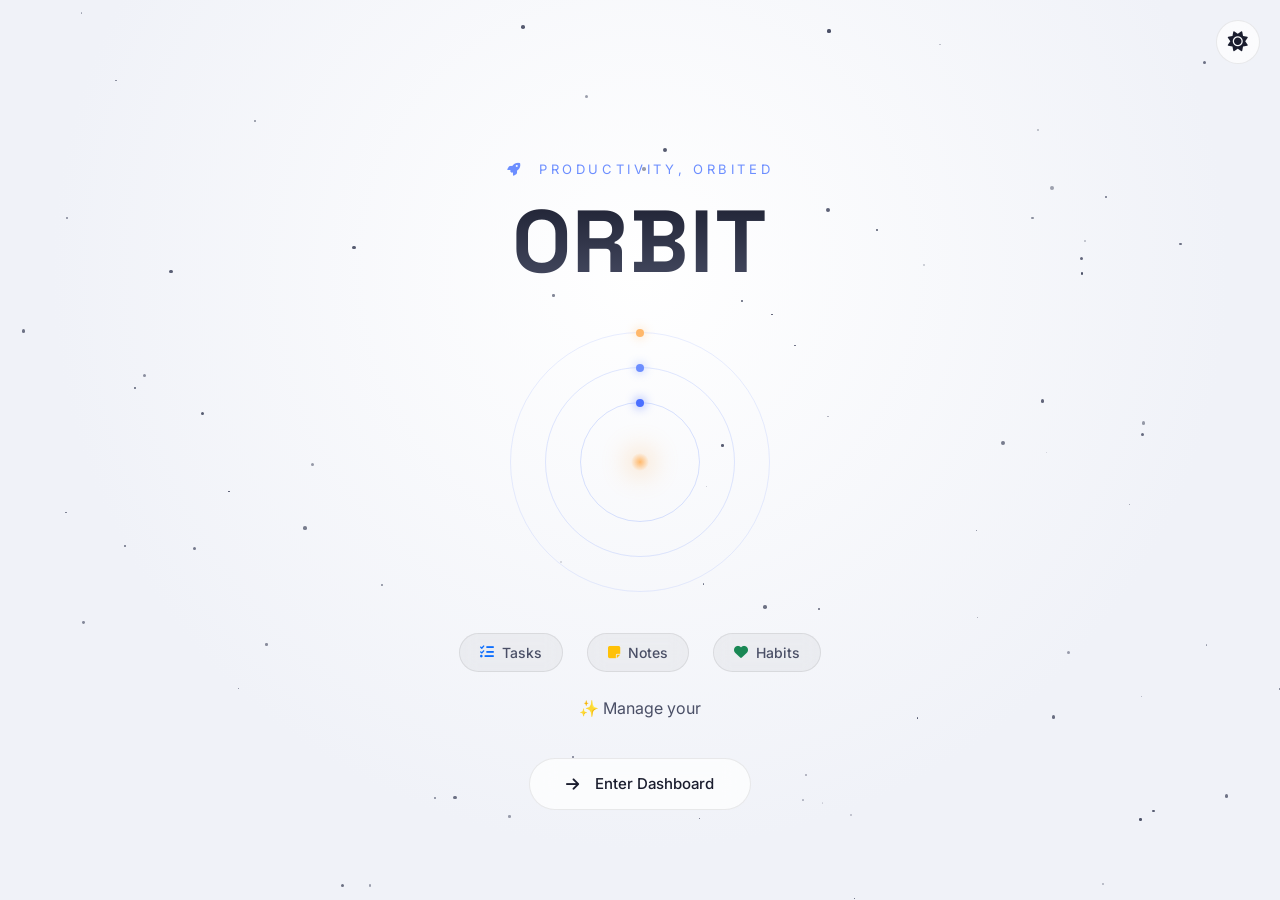
<file: index.html>
<!DOCTYPE html>
<html lang="en">

<head>
    <meta charset="UTF-8" />
    <meta name="viewport" content="width=device-width, initial-scale=1.0" />
    <title>ORBIT — Personal Productivity</title>

    <!-- Bootstrap 5 -->
    <link href="https://cdn.jsdelivr.net/npm/bootstrap@5.3.0/dist/css/bootstrap.min.css" rel="stylesheet" />
    <!-- Font Awesome -->
    <link rel="stylesheet" href="https://cdnjs.cloudflare.com/ajax/libs/font-awesome/6.5.0/css/all.min.css" />
    <!-- Google Fonts -->
    <link
        href="https://fonts.googleapis.com/css2?family=Inter:wght@400;500;600;700&family=Space+Grotesk:wght@400;600;700&display=swap"
        rel="stylesheet" />
    <!-- Custom CSS -->
    <link rel="stylesheet" href="assets/css/style.css" />
    <link rel="stylesheet" href="assets/css/theme.css">
</head>

<body class="welcome-page">

    <!-- Starfield -->
    <div id="stars"></div>

    <!-- Theme Toggle Button -->
    <button id="themeToggle" class="theme-toggle-btn" aria-label="Toggle theme">
        <i class="fas fa-moon"></i>
    </button>

    <div class="stage">
        <div class="eyebrow">
            <i class="fas fa-rocket me-2"></i> Productivity, Orbited
        </div>
        <h1 class="wordmark">ORBIT</h1>

        <!-- Orbit System -->
        <div class="orbit-system" aria-hidden="true">
            <div class="core"></div>
            <div class="ring ring--1">
                <div class="node"></div>
            </div>
            <div class="ring ring--2">
                <div class="node"></div>
            </div>
            <div class="ring ring--3">
                <div class="node"></div>
            </div>
        </div>

        <div class="feature-grid">
            <div class="feature-item"><i class="fas fa-tasks text-primary"></i><span>Tasks</span></div>
            <div class="feature-item"><i class="fas fa-sticky-note text-warning"></i><span>Notes</span></div>
            <div class="feature-item"><i class="fas fa-heart text-success"></i><span>Habits</span></div>
        </div>
        <p class="tagline" id="typingText"><span class="typing-cursor"></span></p>

        <a href="auth.html" class="cta">
            <i class="fas fa-arrow-right me-2"></i> Enter Dashboard
        </a>
    <script src="assets/js/theme.js"></script>
    <script src="assets/js/app.js"></script>
    <script src="assets/js/typing.js"></script>
    <script src="assets/js/guard.js"></script>
</body>

</html>
</file>
<file: assets/css/style.css>
/* CSS Variables  */
:root {
    --bg-primary: #0A0E17;
    --bg-secondary: #0F1420;
    --bg-soft: rgba(255,255,255,0.045);
    --border-glass: rgba(255,255,255,0.09);
    --text-primary: #EDEFF7;
    --text-secondary: #8B92AC;
    --accent-blue: #6C8EFF;
    --accent-star: #FFB86B;
    --ring-color: rgba(108,142,255,0.35);
    --card-bg: rgba(255,255,255,0.03);
    --shadow: 0 8px 32px rgba(0,0,0,0.4);
}

/*  Reset  */
* {
    margin: 0;
    padding: 0;
    box-sizing: border-box;
}

body {
    background: radial-gradient(ellipse at 50% 30%, var(--bg-secondary) 0%, var(--bg-primary) 65%);
    color: var(--text-primary);
    font-family: 'Inter', -apple-system, sans-serif;
    min-height: 100vh;
    position: relative;
    transition: background 0.4s ease;
}

body.welcome-page {
    display: flex;
    align-items: center;
    justify-content: center;
}

/* Theme Toggle */
.theme-toggle-btn {
    position: fixed;
    top: 20px;
    right: 20px;
    z-index: 1000;
    width: 44px;
    height: 44px;
    border-radius: 50%;
    border: 1px solid var(--border-glass);
    background: var(--bg-soft);
    backdrop-filter: blur(12px);
    color: var(--text-primary);
    font-size: 20px;
    cursor: pointer;
    transition: all 0.3s ease;
    display: flex;
    align-items: center;
    justify-content: center;
}

.theme-toggle-btn:hover {
    border-color: var(--accent-blue);
    transform: scale(1.05);
    box-shadow: 0 0 20px rgba(108,142,255,0.2);
}

/*Starfield */
#stars {
    position: fixed;
    inset: 0;
    z-index: 0;
    pointer-events: none;
}

.star {
    position: absolute;
    background: #fff;
    border-radius: 50%;
    opacity: 0.5;
    animation: twinkle 4s ease-in-out infinite;
}

@keyframes twinkle {
    0%, 100% { opacity: 0.15; }
    50% { opacity: 0.7; }
}

/* Main Content  */
.stage {
    position: relative;
    z-index: 1;
    display: flex;
    flex-direction: column;
    align-items: center;
    text-align: center;
    padding: 32px;
    max-width: 600px;
}

.eyebrow {
    font-size: 13px;
    letter-spacing: 0.28em;
    color: var(--accent-blue);
    text-transform: uppercase;
    opacity: 0;
    animation: rise 0.7s ease forwards;
    animation-delay: 0.1s;
}

.wordmark {
    font-family: 'Space Grotesk', sans-serif;
    font-weight: 700;
    font-size: clamp(48px, 9vw, 88px);
    letter-spacing: 0.02em;
    margin-top: 10px;
    background: linear-gradient(180deg, #FFFFFF 0%, #B9C4E8 100%);
    -webkit-background-clip: text;
    background-clip: text;
    color: transparent;
    opacity: 0;
    animation: rise 0.8s ease forwards;
    animation-delay: 0.25s;
}

/* Orbit System  */
.orbit-system {
    position: relative;
    width: 230px;
    height: 230px;
    margin: 44px 0 36px;
    opacity: 0;
    animation: rise 0.9s ease forwards;
    animation-delay: 0.45s;
}

.core {
    position: absolute;
    top: 50%; left: 50%;
    width: 18px; height: 18px;
    border-radius: 50%;
    background: radial-gradient(circle, var(--accent-star) 0%, rgba(255,184,107,0.15) 70%);
    box-shadow: 0 0 24px 6px rgba(255,184,107,0.45);
    transform: translate(-50%, -50%);
    animation: pulse 3s ease-in-out infinite;
}

.ring {
    position: absolute;
    top: 50%; left: 50%;
    border: 1px solid var(--ring-color);
    border-radius: 50%;
    transform: translate(-50%, -50%);
}

.ring--1 { width: 120px; height: 120px; animation: spin 10s linear infinite; }
.ring--2 { width: 190px; height: 190px; animation: spin 16s linear infinite reverse; border-color: rgba(108,142,255,0.22); }
.ring--3 { width: 260px; height: 260px; animation: spin 24s linear infinite; border-color: rgba(108,142,255,0.14); }

.node {
    position: absolute;
    top: -4px; left: 50%;
    width: 8px; height: 8px;
    border-radius: 50%;
    background: var(--accent-blue);
    box-shadow: 0 0 10px 2px rgba(108,142,255,0.7);
    transform: translateX(-50%);
}

.ring--2 .node { background: #B9C4E8; box-shadow: 0 0 8px 2px rgba(185,196,232,0.5); }
.ring--3 .node { background: var(--accent-star); box-shadow: 0 0 10px 2px rgba(255,184,107,0.5);}


.feature-grid {
    display: flex;
    gap: 24px;
    justify-content: center;
    margin: 20px 0 24px;
    flex-wrap: wrap;
}

.feature-item {
    display: flex;
    align-items: center;
    gap: 8px;
    padding: 8px 20px;
    border-radius: 999px;
    background: var(--bg-soft);
     border: 1px solid var(--border-glass);
    backdrop-filter: blur(8px);
    font-size: 14px;
    font-weight: 500;
    color: var(--text-secondary);
    transition: all 0.3s ease;
}

.feature-item:hover {
    transform: translateY(-2px);
    border-color: var(--accent-blue);
    box-shadow: 0 4px 16px rgba(108,142,255,0.15);
}

.tagline {
    min-height: 30px;
    font-size: 16px;
    color: var(--text-secondary);
    margin-bottom: 0;
    opacity: 0;
    animation: rise 0.8s ease forwards;
    animation-delay: 0.65s;
}
.typing-cursor {
    display: inline-block;
    width: 2px;
    height: 1em;
    background: var(--accent-blue);
    margin-left: 4px;
    animation: blink 0.8s step-end infinite;
}

.cta {
    margin-top: 32px;
    padding: 14px 36px;
    border-radius: 999px;
    border: 1px solid var(--border-glass);
    background: var(--bg-soft);
    backdrop-filter: blur(12px);
    color: var(--text-primary);
    font-size: 15px;
    font-weight: 500;
    cursor: pointer;
    transition: all 0.25s ease;
    text-decoration: none;
    display: inline-flex;
    align-items: center;
    gap: 8px;
    opacity: 0;
    animation: rise 0.8s ease forwards;
    animation-delay: 0.8s;
}

.cta:hover {
    border-color: var(--accent-blue);
    box-shadow: 0 0 0 1px var(--accent-blue), 0 8px 24px rgba(108,142,255,0.25);
    transform: translateY(-2px);
    color: var(--text-primary);
}
/* Animations  */
@keyframes rise {
    from { opacity: 0; transform: translateY(14px); }
    to   { opacity: 1; transform: translateY(0); }
}

@keyframes spin {
    from { transform: translate(-50%, -50%) rotate(0deg); }
    to   { transform: translate(-50%, -50%) rotate(360deg); }
}

@keyframes pulse {
    0%, 100% { box-shadow: 0 0 24px 6px rgba(255,184,107,0.45); }
    50%      { box-shadow: 0 0 34px 10px rgba(255,184,107,0.65); }
}

/* Responsive */
@media (max-width: 420px) {
    .orbit-system { width: 220px; height: 220px; }
    .ring--3 { width: 210px; height: 210px; }
    .ring--2 { width: 155px; height: 155px; }
    .ring--1 { width: 96px; height: 96px; }
}

/*  Reduced Motion  */
@media (prefers-reduced-motion: reduce) {
    .ring, .core, .star { animation: none !important; }
    .eyebrow, .wordmark, .orbit-system, .tagline, .cta { 
        animation: none !important; 
        opacity: 1 !important; 
        transform: none !important; 
    }
}





   /* BASE */
   
body {
    display: block;
    padding-top: 70px;
    overflow-x: hidden;
    min-height: 100vh;
}


   /* NAVBAR */
   
.glass-nav {
    position: fixed;
    top: 0;
    left: 0;
    right: 0;
    height: 70px;
    background: rgba(10, 14, 23, 0.75);
    backdrop-filter: blur(20px);
    -webkit-backdrop-filter: blur(20px);
    border-bottom: 1px solid var(--border-glass);
    z-index: 1000;
    transition: all 0.3s ease;
}

body.light-mode .glass-nav {
    background: rgba(255, 255, 255, 0.75);
}
/* Navbar Layout */
.navbar-container {
    display: flex;
    align-items: center;
    justify-content: space-between;
    width: 100%;
    height: 100%;
    padding: 0 24px;
}

.navbar-left {
    display: flex;
    align-items: center;
    gap: 12px;
    margin-right: auto;
}

.navbar-right {
    display: flex;
    align-items: center;
    gap: 12px;
    margin-left: auto;
}

/* Brand */
.navbar-brand {
    display: flex;
    align-items: center;
    gap: 10px;
    color: var(--text-primary);
    text-decoration: none;
    font-family: 'Space Grotesk', sans-serif;
    font-size: 18px;
    font-weight: 700;
    flex-shrink: 0;
}

.brand-icon {
    width: 34px;
    height: 34px;
    border-radius: 50%;
    background: linear-gradient(135deg, var(--accent-blue), var(--accent-star));
    display: flex;
    align-items: center;
    justify-content: center;
    color: white;
    font-size: 11px;
    box-shadow: 0 0 20px rgba(108,142,255,0.4);
}

/* Mobile Toggle*/
.mobile-toggle {
    display: none;
    width: 38px;
    height: 38px;
    border-radius: 10px;
    border: 1px solid var(--border-glass);
    background: var(--bg-soft);
    color: var(--text-primary);
    cursor: pointer;
    font-size: 16px;
    align-items: center;
    justify-content: center;
    transition: all 0.3s ease;
}

.mobile-toggle:hover {
    border-color: var(--accent-blue);
    color: var(--accent-blue);
}

/* Search Box */
.search-box {
    position: relative;
    display: flex;
    align-items: center;
}

.search-box i {
    position: absolute;
    left: 14px;
    color: var(--text-secondary);
    font-size: 13px;
    pointer-events: none;
}

.search-box input {
    padding: 9px 14px 9px 38px;
    border-radius: 999px;
    border: 1px solid var(--border-glass);
    background: var(--bg-soft);
    color: var(--text-primary);
    font-size: 13px;
    width: 220px;
    outline: none;
    transition: all 0.3s ease;
}

.search-box input::placeholder {
    color: var(--text-secondary);
}

.search-box input:focus {
    border-color: var(--accent-blue);
    box-shadow: 0 0 0 3px rgba(108,142,255,0.1);
    width: 260px;
}

/* Nav Icon Buttons */
.nav-icon-btn {
    position: relative;
    width: 38px;
    height: 38px;
    border-radius: 50%;
    border: 1px solid var(--border-glass);
    background: var(--bg-soft);
    color: var(--text-primary);
    cursor: pointer;
    transition: all 0.3s ease;
    display: flex;
    align-items: center;
    justify-content: center;
    font-size: 15px;
    flex-shrink: 0;
}

.nav-icon-btn:hover {
    border-color: var(--accent-blue);
    transform: scale(1.05);
    color: var(--accent-blue);
}

.badge-dot {
    position: absolute;
    top: 8px;
    right: 8px;
    width: 8px;
    height: 8px;
    border-radius: 50%;
    background: var(--accent-star);
    display: none;
}

.badge-dot.show {
    display: block;
    animation: pulse-dot 1.5s ease-in-out infinite;
}

@keyframes pulse-dot {
    0%, 100% { transform: scale(1); opacity: 1; }
    50% { transform: scale(1.3); opacity: 0.7; }
}


   /* SIDEBAR */
  
.sidebar {
    position: fixed;
    top: 70px;
    left: 0;
    width: 250px;
    height: calc(100vh - 70px);
    background: var(--bg-secondary);
    border-right: 1px solid var(--border-glass);
    padding: 20px 0;
    z-index: 999;
    overflow-y: auto;
    transition: transform 0.3s ease;
}

/* Sidebar Profile */
.sidebar-profile {
    display: flex;
    align-items: center;
    gap: 12px;
    padding: 0 20px 20px;
    border-bottom: 1px solid var(--border-glass);
    margin-bottom: 16px;
}

.profile-avatar {
    width: 42px;
    height: 42px;
    border-radius: 50%;
    background: linear-gradient(135deg, rgba(108,142,255,0.2), rgba(255,184,107,0.2));
    border: 1px solid var(--border-glass);
    display: flex;
    align-items: center;
    justify-content: center;
    color: var(--accent-blue);
    font-size: 16px;
    flex-shrink: 0;
}

.profile-info {
    min-width: 0;
}

.profile-info strong {
    display: block;
    font-size: 14px;
    color: var(--text-primary);
    font-weight: 600;
    white-space: nowrap;
    overflow: hidden;
    text-overflow: ellipsis;
}

.profile-info small {
    font-size: 11px;
    color: var(--text-secondary);
}

/* Sidebar Menu */
.sidebar-menu {
    list-style: none;
    padding: 0 12px;
    margin: 0;
}

.menu-label {
    font-size: 10px;
    letter-spacing: 0.15em;
    color: var(--text-secondary);
    padding: 8px 14px;
    text-transform: uppercase;
    font-weight: 600;
}

.sidebar-menu li:not(.menu-label):not(.divider) {
    margin-bottom: 4px;
}

.sidebar-menu li.divider {
    height: 1px;
    background: var(--border-glass);
    margin: 12px 14px;
}

.sidebar-menu a {
    display: flex;
    align-items: center;
    gap: 12px;
    padding: 10px 14px;
    border-radius: 10px;
    color: var(--text-secondary);
    text-decoration: none;
    font-size: 14px;
    font-weight: 500;
    transition: all 0.3s ease;
    position: relative;
}

.sidebar-menu a:hover {
    background: var(--bg-soft);
    color: var(--text-primary);
}

.sidebar-menu a.active {
    background: rgba(108,142,255,0.1);
    color: var(--accent-blue);
}

.sidebar-menu a.active::before {
    content: '';
    position: absolute;
    left: 0;
    top: 50%;
    transform: translateY(-50%);
    width: 3px;
    height: 60%;
    background: var(--accent-blue);
    border-radius: 0 3px 3px 0;
}

.sidebar-menu a i {
    width: 18px;
    text-align: center;
    font-size: 14px;
}

.menu-count {
    margin-left: auto;
    font-size: 11px;
    padding: 2px 8px;
    border-radius: 999px;
    background: var(--bg-soft);
    color: var(--text-secondary);
    font-weight: 600;
}

.sidebar-menu a.active .menu-count {
    background: rgba(108,142,255,0.2);
    color: var(--accent-blue);
}

/* Focus Widget */
.focus-widget {
    position: absolute;
    bottom: 20px;
    left: 16px;
    right: 16px;
    padding: 14px;
    border-radius: 12px;
    background: linear-gradient(135deg, rgba(108,142,255,0.1) 0%, rgba(255,184,107,0.1) 100%);
    border: 1px solid var(--border-glass);
    display: flex;
    align-items: center;
    gap: 12px;
    backdrop-filter: blur(12px);
}

.focus-widget i {
    font-size: 20px;
    color: var(--accent-blue);
}

.focus-widget strong {
    display: block;
    font-size: 14px;
    color: var(--text-primary);
    font-weight: 600;
}

.focus-widget small {
    font-size: 11px;
    color: var(--text-secondary);
}

/* Overlay */
.sidebar-overlay {
    display: none;
    position: fixed;
    inset: 0;
    background: rgba(0,0,0,0.5);
    z-index: 998;
    backdrop-filter: blur(4px);
    cursor: pointer;
}


   /* MAIN CONTENT */
   
.main-content {
    margin-left: 250px;
    padding: 30px;
    min-height: calc(100vh - 70px);
    transition: margin-left 0.3s ease;
}

.welcome-section {
    margin-bottom: 30px;
}

.welcome-section h1 {
    font-size: 28px;
    font-weight: 700;
    color: var(--text-primary);
    margin-bottom: 6px;
    font-family: 'Space Grotesk', sans-serif;
}

.welcome-section p {
    color: var(--text-secondary);
    font-size: 14px;
    margin: 0;
}


   /* STATS */
.stats-grid {
    display: grid;
    grid-template-columns: repeat(3, 1fr);
    gap: 20px;
    margin-bottom: 30px;
}

.stat-card {
    position: relative;
    display: flex;
    align-items: center;
    gap: 16px;
    padding: 20px;
    border-radius: 16px;
    background: var(--bg-card);
    border: 1px solid var(--border-glass);
    backdrop-filter: blur(12px);
    transition: all 0.3s ease;
    overflow: hidden;
}

.stat-card::before {
    content: '';
    position: absolute;
    top: 0;
    left: 0;
    width: 100%;
    height: 2px;
    background: linear-gradient(90deg, transparent, var(--accent-blue), transparent);
    opacity: 0;
    transition: opacity 0.3s ease;
}

.stat-card:hover {
    transform: translateY(-3px);
    border-color: var(--accent-blue);
    box-shadow: 0 8px 24px rgba(108,142,255,0.1);
}

.stat-card:hover::before {
    opacity: 1;
}

.stat-icon {
    width: 50px;
    height: 50px;
    border-radius: 12px;
    display: flex;
    align-items: center;
    justify-content: center;
    font-size: 20px;
    flex-shrink: 0;
}

.stat-info {
    flex: 1;
    min-width: 0;
}

.stat-info h3 {
    font-size: 26px;
    font-weight: 700;
    color: var(--text-primary);
    margin: 0;
    font-family: 'Space Grotesk', sans-serif;
    line-height: 1.2;
}

.stat-info span {
    font-size: 13px;
    color: var(--text-secondary);
}

   /* WIDGETS */
   
.widgets-grid {
    display: grid;
    grid-template-columns: repeat(2, 1fr);
    gap: 20px;
}

.widget-card {
    background: var(--bg-card);
    border: 1px solid var(--border-glass);
    border-radius: 16px;
    padding: 20px;
    backdrop-filter: blur(12px);
    transition: all 0.3s ease;
}

.widget-card.widget-full {
    grid-column: 1 / -1;
}

.widget-card:hover {
    border-color: rgba(108,142,255,0.3);
}

.widget-header {
    display: flex;
    justify-content: space-between;
    align-items: center;
    margin-bottom: 16px;
    padding-bottom: 12px;
    border-bottom: 1px solid var(--border-glass);
}

.widget-header h5 {
    font-size: 15px;
    font-weight: 600;
    color: var(--text-primary);
    margin: 0;
    display: flex;
    align-items: center;
}

.widget-header a {
    font-size: 12px;
    color: var(--accent-blue);
    text-decoration: none;
    transition: all 0.3s ease;
    font-weight: 500;
}

.widget-header a:hover {
    color: var(--accent-star);
    transform: translateX(3px);
}

.empty-state {
    text-align: center;
    padding: 30px 20px;
    color: var(--text-secondary);
}

.empty-state i {
    font-size: 32px;
    opacity: 0.4;
    margin-bottom: 12px;
    display: block;
}

.empty-state p {
    margin: 0;
    font-size: 13px;
}

   /* RESPONSIVE */
   
@media (max-width: 991px) {
    .mobile-toggle {
        display: flex;
    }
    
    .sidebar {
        transform: translateX(-100%);
        box-shadow: none;
    }
    
    .sidebar-checkbox:checked ~ .sidebar {
        transform: translateX(0);
        box-shadow: 4px 0 24px rgba(0,0,0,0.3);
    }
    
    /* overlay */
    .sidebar-checkbox:checked ~ .sidebar-overlay {
        display: block;
    }
    
    .main-content {
        margin-left: 0;
        padding: 20px;
    }
    
    .stats-grid {
        grid-template-columns: 1fr;
    }
    
    .widgets-grid {
        grid-template-columns: 1fr;
    }
}

@media (max-width: 576px) {
    .navbar-container {
        padding: 0 16px;
        gap: 10px;
    }
    
    .search-box {
        display: none;
    }
    
    .main-content {
        padding: 16px;
    }
    
    .welcome-section h1 {
        font-size: 22px;
    }
    
    .stat-info h3 {
        font-size: 22px;
    }
    
    .stat-icon {
        width: 44px;
        height: 44px;
        font-size: 18px;
    }
    
    .navbar-brand span {
        display: none;
    }
}


   /* MODAL */
  
.orbit-modal-overlay {
    position: fixed;
    inset: 0;
    background: rgba(0,0,0,0.6);
    backdrop-filter: blur(6px);
    z-index: 9999;
    display: flex;
    align-items: center;
    justify-content: center;
    padding: 20px;
    opacity: 0;
    transition: opacity 0.3s ease;
}

.orbit-modal-overlay.show {
    opacity: 1;
}

.orbit-modal {
    background: var(--bg-secondary);
    border: 1px solid var(--border-glass);
    border-radius: 20px;
    max-width: 500px;
    width: 100%;
    max-height: 80vh;
    overflow-y: auto;
    box-shadow: 0 20px 60px rgba(0,0,0,0.5);
    transform: scale(0.9);
    transition: transform 0.3s ease;
}

.orbit-modal-overlay.show .orbit-modal {
    transform: scale(1);
}

.orbit-modal-header {
    display: flex;
    justify-content: space-between;
    align-items: center;
    padding: 20px 24px;
    border-bottom: 1px solid var(--border-glass);
    position: sticky;
    top: 0;
    background: var(--bg-secondary);
    z-index: 1;
}

.orbit-modal-header h3 {
    margin: 0;
    font-size: 18px;
    font-weight: 700;
    color: var(--text-primary);
}

.orbit-modal-close {
    width: 32px;
    height: 32px;
    border-radius: 50%;
    border: 1px solid var(--border-glass);
    background: var(--bg-soft);
    color: var(--text-primary);
    cursor: pointer;
    transition: all 0.3s ease;
    display: flex;
    align-items: center;
    justify-content: center;
}

.orbit-modal-close:hover {
    background: rgba(239,68,68,0.1);
    border-color: #EF4444;
    color: #EF4444;
    transform: rotate(90deg);
}

.orbit-modal-body {
    padding: 24px;
}

.modal-section {
    margin-bottom: 24px;
    padding-bottom: 20px;
    border-bottom: 1px solid var(--border-glass);
}

.modal-section:last-child {
    margin-bottom: 0;
    padding-bottom: 0;
    border-bottom: none;
}

.modal-section h6 {
    font-size: 13px;
    text-transform: uppercase;
    letter-spacing: 0.1em;
    color: var(--accent-blue);
    margin-bottom: 12px;
    font-weight: 600;
}

.modal-section p {
    margin: 6px 0;
    font-size: 14px;
    color: var(--text-primary);
}

.modal-section kbd {
    display: inline-block;
    padding: 2px 8px;
    border-radius: 4px;
    background: var(--bg-soft);
    border: 1px solid var(--border-glass);
    font-size: 12px;
    font-family: 'Space Grotesk', monospace;
    color: var(--accent-star);
    margin: 0 2px;
}

.btn-modal {
    padding: 10px 20px;
    border-radius: 10px;
    border: 1px solid var(--border-glass);
    background: var(--bg-soft);
    color: var(--text-primary);
    cursor: pointer;
    font-size: 14px;
    font-weight: 500;
    transition: all 0.3s ease;
    display: inline-flex;
    align-items: center;
    gap: 8px;
}

.btn-modal:hover {
    border-color: var(--accent-blue);
    transform: translateY(-2px);
}

.btn-modal.danger {
    background: rgba(239,68,68,0.1);
    border-color: rgba(239,68,68,0.3);
    color: #EF4444;
}

.btn-modal.danger:hover {
    background: rgba(239,68,68,0.2);
}

/* Stat rows in modal */
.stat-row {
    display: flex;
    justify-content: space-between;
    align-items: center;
    padding: 8px 0;
    font-size: 14px;
    color: var(--text-secondary);
}

.stat-row strong {
    color: var(--text-primary);
    font-family: 'Space Grotesk', sans-serif;
    font-size: 16px;
}

.text-center {
    text-align: center;
}

/* Progress bar */
.progress-bar {
    width: 100%;
    height: 8px;
    background: var(--bg-soft);
    border-radius: 999px;
    overflow: hidden;
    margin: 12px 0 8px;
}

.progress-fill {
    height: 100%;
    background: linear-gradient(90deg, var(--accent-blue), var(--accent-star));
    border-radius: 999px;
    transition: width 0.5s ease;
}


/* task page design */

/* PAGE HEADER */
.page-header {
    display: flex;
    justify-content: space-between;
    align-items: center;
    margin-bottom: 24px;
    gap: 16px;
    flex-wrap: wrap;
}

.page-header h1 {
    font-size: 28px;
    font-weight: 700;
    color: var(--text-primary);
    margin: 0 0 4px 0;
    font-family: 'Space Grotesk', sans-serif;
}

.page-header p {
    color: var(--text-secondary);
    font-size: 14px;
    margin: 0;
}

.btn-add-task {
    display: inline-flex;
    align-items: center;
    gap: 8px;
    padding: 12px 24px;
    border-radius: 12px;
    border: none;
    background: linear-gradient(135deg, var(--accent-blue), var(--accent-star));
    color: white;
    font-size: 14px;
    font-weight: 600;
    cursor: pointer;
    transition: all 0.3s ease;
    box-shadow: 0 4px 16px rgba(108,142,255,0.3);
    flex-shrink: 0;
}

.btn-add-task:hover {
    transform: translateY(-2px);
    box-shadow: 0 8px 24px rgba(108,142,255,0.4);
}

.btn-add-task:active {
    transform: translateY(0);
}


   /* MINI STATS */
  
.tasks-stats {
    display: grid;
    grid-template-columns: repeat(3, 1fr);
    gap: 16px;
    margin-bottom: 24px;
}

.mini-stat {
    display: flex;
    align-items: center;
    gap: 14px;
    padding: 18px 20px;
    border-radius: 14px;
    background: var(--bg-card);
    border: 1px solid var(--border-glass);
    backdrop-filter: blur(12px);
    transition: all 0.3s ease;
}

.mini-stat:hover {
    transform: translateY(-2px);
    border-color: var(--accent-blue);
}

.mini-stat i {
    font-size: 24px;
    flex-shrink: 0;
}

.mini-stat div {
    display: flex;
    flex-direction: column;
    min-width: 0;
}

.mini-stat strong {
    font-size: 22px;
    font-weight: 700;
    color: var(--text-primary);
    font-family: 'Space Grotesk', sans-serif;
    line-height: 1.1;
}

.mini-stat small {
    font-size: 12px;
    color: var(--text-secondary);
    text-transform: uppercase;
    letter-spacing: 0.05em;
}


   /* FILTERS BAR */
  
.filters-bar {
    display: flex;
    justify-content: space-between;
    align-items: center;
    gap: 16px;
    margin-bottom: 20px;
    flex-wrap: wrap;
}

.filter-tabs {
    display: flex;
    gap: 8px;
    padding: 4px;
    background: var(--bg-card);
    border: 1px solid var(--border-glass);
    border-radius: 12px;
    backdrop-filter: blur(12px);
}

.filter-btn {
    display: inline-flex;
    align-items: center;
    gap: 6px;
    padding: 8px 16px;
    border-radius: 8px;
    border: none;
    background: transparent;
    color: var(--text-secondary);
    font-size: 13px;
    font-weight: 500;
    cursor: pointer;
    transition: all 0.3s ease;
    white-space: nowrap;
}

.filter-btn:hover {
    color: var(--text-primary);
    background: var(--bg-soft);
}

.filter-btn.active {
    background: linear-gradient(135deg, var(--accent-blue), var(--accent-star));
    color: white;
    box-shadow: 0 4px 12px rgba(108,142,255,0.3);
}

.filter-btn i {
    font-size: 12px;
}

.sort-dropdown {
    position: relative;
    display: flex;
    align-items: center;
}

.sort-dropdown i {
    position: absolute;
    left: 14px;
    color: var(--text-secondary);
    font-size: 13px;
    pointer-events: none;
}

.sort-dropdown select {
    padding: 10px 14px 10px 38px;
    border-radius: 10px;
    border: 1px solid var(--border-glass);
    background: var(--bg-card);
    color: var(--text-primary);
    font-size: 13px;
    cursor: pointer;
    transition: all 0.3s ease;
    outline: none;
    backdrop-filter: blur(12px);
    appearance: none;
    -webkit-appearance: none;
    padding-right: 30px;
}

.sort-dropdown select:focus {
    border-color: var(--accent-blue);
    box-shadow: 0 0 0 3px rgba(108,142,255,0.1);
}


   /* TASKS LIST */
  
.tasks-container {
    background: var(--bg-card);
    border: 1px solid var(--border-glass);
    border-radius: 16px;
    padding: 20px;
    backdrop-filter: blur(12px);
    min-height: 300px;
}

.tasks-list {
    display: flex;
    flex-direction: column;
    gap: 12px;
}


   /* TASK ITEM */
  
.task-item {
    display: flex;
    align-items: flex-start;
    gap: 14px;
    padding: 16px;
    border-radius: 12px;
    background: var(--bg-soft);
    border: 1px solid var(--border-glass);
    transition: all 0.3s ease;
    position: relative;
    overflow: hidden;
}

.task-item::before {
    content: '';
    position: absolute;
    left: 0;
    top: 0;
    bottom: 0;
    width: 3px;
    background: var(--accent-blue);
    opacity: 0;
    transition: opacity 0.3s ease;
}

.task-item:hover {
    transform: translateX(4px);
    border-color: var(--accent-blue);
    box-shadow: 0 4px 16px rgba(108,142,255,0.1);
}

.task-item:hover::before {
    opacity: 1;
}

.task-item.completed {
    opacity: 0.6;
}

.task-item.completed .task-title {
    text-decoration: line-through;
    color: var(--text-secondary);
}

/* Priority colors */
.task-item.priority-high::before { background: #EF4444; }
.task-item.priority-medium::before { background: #FFB86B; }
.task-item.priority-low::before { background: #22C55E; }

/* Checkbox */
.task-checkbox {
    position: relative;
    width: 22px;
    height: 22px;
    flex-shrink: 0;
    margin-top: 2px;
    cursor: pointer;
}

.task-checkbox input {
    position: absolute;
    opacity: 0;
    cursor: pointer;
}

.task-checkbox span {
    position: absolute;
    inset: 0;
    border-radius: 6px;
    border: 2px solid var(--border-glass);
    transition: all 0.3s ease;
    display: flex;
    align-items: center;
    justify-content: center;
    background: transparent;
}

.task-checkbox input:checked + span {
    background: linear-gradient(135deg, var(--accent-blue), var(--accent-star));
    border-color: transparent;
}

.task-checkbox input:checked + span::after {
    content: '\f00c';
    font-family: 'Font Awesome 6 Free';
    font-weight: 900;
    color: white;
    font-size: 12px;
}

.task-checkbox:hover span {
    border-color: var(--accent-blue);
}

/* Task content */
.task-content {
    flex: 1;
    min-width: 0;
}

.task-title {
    display: block;
    font-size: 15px;
    font-weight: 600;
    color: var(--text-primary);
    margin-bottom: 4px;
    word-break: break-word;
}

.task-description {
    display: block;
    font-size: 13px;
    color: var(--text-secondary);
    margin-bottom: 8px;
    line-height: 1.5;
    word-break: break-word;
}

.task-meta {
    display: flex;
    flex-wrap: wrap;
    gap: 10px;
    font-size: 11px;
    color: var(--text-secondary);
}

.task-meta span {
    display: inline-flex;
    align-items: center;
    gap: 4px;
}

.priority-badge {
    padding: 2px 8px;
    border-radius: 4px;
    font-weight: 600;
    text-transform: uppercase;
    letter-spacing: 0.05em;
    font-size: 10px;
}

.priority-badge.high {
    background: rgba(239,68,68,0.15);
    color: #EF4444;
}

.priority-badge.medium {
    background: rgba(255,184,107,0.15);
    color: #FFB86B;
}

.priority-badge.low {
    background: rgba(34,197,94,0.15);
    color: #22C55E;
}

/* Task actions */
.task-actions {
    display: flex;
    gap: 6px;
    flex-shrink: 0;
}

.task-action-btn {
    width: 32px;
    height: 32px;
    border-radius: 8px;
    border: 1px solid var(--border-glass);
    background: var(--bg-card);
    color: var(--text-secondary);
    cursor: pointer;
    transition: all 0.3s ease;
    display: flex;
    align-items: center;
    justify-content: center;
    font-size: 12px;
}

.task-action-btn:hover {
    transform: scale(1.1);
}

.task-action-btn.edit:hover {
    border-color: var(--accent-blue);
    color: var(--accent-blue);
    background: rgba(108,142,255,0.1);
}

.task-action-btn.delete:hover {
    border-color: #EF4444;
    color: #EF4444;
    background: rgba(239,68,68,0.1);
}


   /* EMPTY STATE */
  
.empty-state {
    text-align: center;
    padding: 60px 20px;
    color: var(--text-secondary);
}

.empty-state i {
    font-size: 56px;
    opacity: 0.3;
    margin-bottom: 16px;
    display: block;
}

.empty-state h3 {
    font-size: 18px;
    font-weight: 600;
    color: var(--text-primary);
    margin-bottom: 6px;
}

.empty-state p {
    margin: 0;
    font-size: 14px;
}


   /* TASK MODAL */
  
.task-modal-overlay {
    position: fixed;
    inset: 0;
    background: rgba(0,0,0,0.6);
    backdrop-filter: blur(6px);
    z-index: 9999;
    display: none;
    align-items: center;
    justify-content: center;
    padding: 20px;
    opacity: 0;
    transition: opacity 0.3s ease;
}

.task-modal-overlay.show {
    display: flex;
    opacity: 1;
}

.task-modal {
    background: var(--bg-secondary);
    border: 1px solid var(--border-glass);
    border-radius: 20px;
    width: 100%;
    max-width: 500px;
    max-height: 90vh;
    overflow-y: auto;
    transform: scale(0.9) translateY(20px);
    transition: transform 0.3s ease;
    box-shadow: 0 20px 60px rgba(0,0,0,0.5);
}

.task-modal-overlay.show .task-modal {
    transform: scale(1) translateY(0);
}

.task-modal-header {
    display: flex;
    justify-content: space-between;
    align-items: center;
    padding: 20px 24px;
    border-bottom: 1px solid var(--border-glass);
    position: sticky;
    top: 0;
    background: var(--bg-secondary);
    z-index: 1;
}

.task-modal-header h3 {
    margin: 0;
    font-size: 18px;
    font-weight: 700;
    color: var(--text-primary);
}

.task-modal-close {
    width: 32px;
    height: 32px;
    border-radius: 50%;
    border: 1px solid var(--border-glass);
    background: var(--bg-soft);
    color: var(--text-primary);
    cursor: pointer;
    transition: all 0.3s ease;
    display: flex;
    align-items: center;
    justify-content: center;
}

.task-modal-close:hover {
    background: rgba(239,68,68,0.1);
    border-color: #EF4444;
    color: #EF4444;
    transform: rotate(90deg);
}

.task-modal-body {
    padding: 24px;
    display: flex;
    flex-direction: column;
    gap: 18px;
}

/* Form Groups */
.form-group {
    display: flex;
    flex-direction: column;
    gap: 8px;
}

.form-group label {
    font-size: 13px;
    font-weight: 600;
    color: var(--text-primary);
}

.form-group input[type="text"],
.form-group input[type="date"],
.form-group textarea {
    padding: 12px 14px;
    border-radius: 10px;
    border: 1px solid var(--border-glass);
    background: var(--bg-soft);
    color: var(--text-primary);
    font-size: 14px;
    font-family: 'Inter', sans-serif;
    outline: none;
    transition: all 0.3s ease;
    width: 100%;
}

.form-group input:focus,
.form-group textarea:focus {
    border-color: var(--accent-blue);
    box-shadow: 0 0 0 3px rgba(108,142,255,0.1);
}

.form-group textarea {
    resize: vertical;
    min-height: 80px;
}

.error-msg {
    font-size: 12px;
    color: #EF4444;
    min-height: 16px;
    display: block;
}

/* Priority selector */
.priority-selector {
    display: flex;
    gap: 8px;
    flex-wrap: wrap;
}

.priority-option {
    cursor: pointer;
    flex: 1;
    min-width: 90px;
}

.priority-option input {
    position: absolute;
    opacity: 0;
    pointer-events: none;
}

.priority-pill {
    display: flex;
    align-items: center;
    justify-content: center;
    gap: 6px;
    padding: 10px 14px;
    border-radius: 10px;
    border: 1px solid var(--border-glass);
    background: var(--bg-soft);
    font-size: 13px;
    font-weight: 500;
    transition: all 0.3s ease;
    text-align: center;
}

.priority-pill.low { color: #22C55E; }
.priority-pill.medium { color: #FFB86B; }
.priority-pill.high { color: #EF4444; }

.priority-option input:checked + .priority-pill.low {
    background: rgba(34,197,94,0.15);
    border-color: #22C55E;
    box-shadow: 0 0 0 3px rgba(34,197,94,0.1);
}

.priority-option input:checked + .priority-pill.medium {
    background: rgba(255,184,107,0.15);
    border-color: #FFB86B;
    box-shadow: 0 0 0 3px rgba(255,184,107,0.1);
}

.priority-option input:checked + .priority-pill.high {
    background: rgba(239,68,68,0.15);
    border-color: #EF4444;
    box-shadow: 0 0 0 3px rgba(239,68,68,0.1);
}

/* Form actions */
.form-actions {
    display: flex;
    gap: 12px;
    justify-content: flex-end;
    padding-top: 8px;
    border-top: 1px solid var(--border-glass);
    margin-top: 8px;
}

.btn-cancel,
.btn-save,
.btn-danger {
    padding: 11px 24px;
    border-radius: 10px;
    font-size: 14px;
    font-weight: 600;
    cursor: pointer;
    transition: all 0.3s ease;
    border: 1px solid transparent;
    display: inline-flex;
    align-items: center;
    gap: 6px;
}

.btn-cancel {
    background: var(--bg-soft);
    color: var(--text-secondary);
    border-color: var(--border-glass);
}

.btn-cancel:hover {
    background: var(--bg-card);
    color: var(--text-primary);
}

.btn-save {
    background: linear-gradient(135deg, var(--accent-blue), var(--accent-star));
    color: white;
}

.btn-save:hover {
    transform: translateY(-2px);
    box-shadow: 0 8px 20px rgba(108,142,255,0.3);
}

.btn-danger {
    background: #EF4444;
    color: white;
}

.btn-danger:hover {
    background: #DC2626;
    transform: translateY(-2px);
    box-shadow: 0 8px 20px rgba(239,68,68,0.3);
}


   /* CONFIRM DELETE MODAL */
  
.confirm-overlay {
    position: fixed;
    inset: 0;
    background: rgba(0,0,0,0.6);
    backdrop-filter: blur(6px);
    z-index: 10000;
    display: none;
    align-items: center;
    justify-content: center;
    padding: 20px;
    opacity: 0;
    transition: opacity 0.3s ease;
}

.confirm-overlay.show {
    display: flex;
    opacity: 1;
}

.confirm-box {
    background: var(--bg-secondary);
    border: 1px solid var(--border-glass);
    border-radius: 20px;
    padding: 32px 24px 24px;
    max-width: 380px;
    width: 100%;
    text-align: center;
    transform: scale(0.9);
    transition: transform 0.3s ease;
    box-shadow: 0 20px 60px rgba(0,0,0,0.5);
}

.confirm-overlay.show .confirm-box {
    transform: scale(1);
}

.confirm-icon {
    width: 64px;
    height: 64px;
    border-radius: 50%;
    background: rgba(239,68,68,0.1);
    display: flex;
    align-items: center;
    justify-content: center;
    margin: 0 auto 16px;
    font-size: 28px;
    color: #EF4444;
}

.confirm-box h3 {
    margin: 0 0 8px;
    font-size: 18px;
    font-weight: 700;
    color: var(--text-primary);
}

.confirm-box p {
    margin: 0 0 24px;
    font-size: 14px;
    color: var(--text-secondary);
}

.confirm-actions {
    display: flex;
    gap: 12px;
    justify-content: center;
}

.confirm-actions button {
    flex: 1;
    justify-content: center;
}


   /* RESPONSIVE */
  
@media (max-width: 991px) {
    .tasks-stats {
        grid-template-columns: 1fr;
    }
    
    .filters-bar {
        flex-direction: column;
        align-items: stretch;
    }
    
    .filter-tabs {
        overflow-x: auto;
    }
    
    .sort-dropdown select {
        width: 100%;
    }
}

@media (max-width: 576px) {
    .page-header {
        flex-direction: column;
        align-items: flex-start;
    }
    
    .btn-add-task {
        width: 100%;
        justify-content: center;
    }
    
    .task-item {
        padding: 14px 12px;
    }
    
    .task-actions {
        flex-direction: column;
    }
    
    .task-action-btn {
        width: 28px;
        height: 28px;
    }
    
    .priority-selector {
        flex-direction: column;
    }
    
    .form-actions {
        flex-direction: column-reverse;
    }
    
    .form-actions button {
        width: 100%;
        justify-content: center;
    }
}

   /* DARK/LIGHT MODE ADJUSTMENTS */
  
body.light-mode .task-modal-overlay,
body.light-mode .confirm-overlay {
    background: rgba(0,0,0,0.4);
}



/* ORBIT NOTES - Page Styles */
   
.page-header {
    display: flex;
    justify-content: space-between;
    align-items: center;
    margin-bottom: 24px;
    gap: 16px;
    flex-wrap: wrap;
}

.page-header h1 {
    font-size: 28px;
    font-weight: 700;
    color: var(--text-primary);
    margin: 0 0 4px 0;
    font-family: 'Space Grotesk', sans-serif;
}

.page-header p {
    color: var(--text-secondary);
    font-size: 14px;
    margin: 0;
}

.btn-add-note {
    display: inline-flex;
    align-items: center;
    gap: 8px;
    padding: 12px 24px;
    border-radius: 12px;
    border: none;
    background: linear-gradient(135deg, var(--accent-star), var(--accent-blue));
    color: white;
    font-size: 14px;
    font-weight: 600;
    cursor: pointer;
    transition: all 0.3s ease;
    box-shadow: 0 4px 16px rgba(255,184,107,0.3);
    flex-shrink: 0;
}

.btn-add-note:hover {
    transform: translateY(-2px);
    box-shadow: 0 8px 24px rgba(255,184,107,0.4);
}

.btn-add-note:active {
    transform: translateY(0);
}

/*
   MINI STATS
   */
.notes-stats {
    display: grid;
    grid-template-columns: repeat(3, 1fr);
    gap: 16px;
    margin-bottom: 24px;
}

.mini-stat {
    display: flex;
    align-items: center;
    gap: 14px;
    padding: 18px 20px;
    border-radius: 14px;
    background: var(--bg-card);
    border: 1px solid var(--border-glass);
    backdrop-filter: blur(12px);
    transition: all 0.3s ease;
}

.mini-stat:hover {
    transform: translateY(-2px);
    border-color: var(--accent-star);
}

.mini-stat i {
    font-size: 24px;
    flex-shrink: 0;
}

.mini-stat div {
    display: flex;
    flex-direction: column;
    min-width: 0;
}

.mini-stat strong {
    font-size: 22px;
    font-weight: 700;
    color: var(--text-primary);
    font-family: 'Space Grotesk', sans-serif;
    line-height: 1.1;
}

.mini-stat small {
    font-size: 12px;
    color: var(--text-secondary);
    text-transform: uppercase;
    letter-spacing: 0.05em;
}

/*
   FILTERS BAR
   */
.filters-bar {
    display: flex;
    justify-content: space-between;
    align-items: center;
    gap: 16px;
    margin-bottom: 20px;
    flex-wrap: wrap;
}

.filter-tabs {
    display: flex;
    gap: 8px;
    padding: 4px;
    background: var(--bg-card);
    border: 1px solid var(--border-glass);
    border-radius: 12px;
    backdrop-filter: blur(12px);
}

.filter-btn {
    display: inline-flex;
    align-items: center;
    gap: 6px;
    padding: 8px 16px;
    border-radius: 8px;
    border: none;
    background: transparent;
    color: var(--text-secondary);
    font-size: 13px;
    font-weight: 500;
    cursor: pointer;
    transition: all 0.3s ease;
    white-space: nowrap;
}

.filter-btn:hover {
    color: var(--text-primary);
    background: var(--bg-soft);
}

.filter-btn.active {
    background: linear-gradient(135deg, var(--accent-star), var(--accent-blue));
    color: white;
    box-shadow: 0 4px 12px rgba(255,184,107,0.3);
}

.filter-btn i {
    font-size: 12px;
}

.sort-dropdown {
    position: relative;
    display: flex;
    align-items: center;
}

.sort-dropdown i {
    position: absolute;
    left: 14px;
    color: var(--text-secondary);
    font-size: 13px;
    pointer-events: none;
}

.sort-dropdown select {
    padding: 10px 14px 10px 38px;
    border-radius: 10px;
    border: 1px solid var(--border-glass);
    background: var(--bg-card);
    color: var(--text-primary);
    font-size: 13px;
    cursor: pointer;
    transition: all 0.3s ease;
    outline: none;
    backdrop-filter: blur(12px);
    appearance: none;
    -webkit-appearance: none;
    padding-right: 30px;
}

.sort-dropdown select:focus {
    border-color: var(--accent-star);
    box-shadow: 0 0 0 3px rgba(255,184,107,0.1);
}

/*
   NOTES CONTAINER
   */
.notes-container {
    min-height: 300px;
}

.notes-grid {
    display: grid;
    grid-template-columns: repeat(auto-fill, minmax(280px, 1fr));
    gap: 16px;
}

/*
   NOTE CARD
   */
.note-card {
    position: relative;
    padding: 20px;
    border-radius: 14px;
    background: var(--bg-card);
    border: 1px solid var(--border-glass);
    backdrop-filter: blur(12px);
    cursor: pointer;
    transition: all 0.3s ease;
    overflow: hidden;
    min-height: 180px;
    display: flex;
    flex-direction: column;
}

.note-card::before {
    content: '';
    position: absolute;
    top: 0;
    left: 0;
    width: 100%;
    height: 3px;
    background: linear-gradient(90deg, var(--accent-star), var(--accent-blue));
    opacity: 0;
    transition: opacity 0.3s ease;
}

.note-card:hover {
    transform: translateY(-4px);
    border-color: var(--accent-star);
    box-shadow: 0 8px 24px rgba(255,184,107,0.15);
}

.note-card:hover::before {
    opacity: 1;
}

.note-card.pinned {
    border-color: rgba(255,184,107,0.4);
    background: linear-gradient(135deg, 
        var(--bg-card) 0%, 
        rgba(255,184,107,0.05) 100%);
}

.note-card.pinned::before {
    opacity: 1;
}

/* Note Header */
.note-header {
    display: flex;
    justify-content: space-between;
    align-items: flex-start;
    gap: 10px;
    margin-bottom: 12px;
}

.note-category {
    display: inline-flex;
    align-items: center;
    gap: 5px;
    padding: 3px 10px;
    border-radius: 999px;
    background: var(--bg-soft);
    font-size: 10px;
    font-weight: 600;
    color: var(--text-secondary);
    text-transform: uppercase;
    letter-spacing: 0.05em;
}

.note-category.personal { color: #6C8EFF; background: rgba(108,142,255,0.1); }
.note-category.work { color: #FFB86B; background: rgba(255,184,107,0.1); }
.note-category.ideas { color: #22C55E; background: rgba(34,197,94,0.1); }
.note-category.study { color: #A78BFA; background: rgba(167,139,250,0.1); }
.note-category.other { color: #94A3B8; background: rgba(148,163,184,0.1); }

.pin-indicator {
    color: var(--accent-star);
    font-size: 14px;
    flex-shrink: 0;
}

/* Note Content */
.note-title {
    font-size: 16px;
    font-weight: 700;
    color: var(--text-primary);
    margin-bottom: 8px;
    font-family: 'Space Grotesk', sans-serif;
    line-height: 1.3;
    word-break: break-word;
    display: -webkit-box;
    /* -webkit-line-clamp: 2; */
    -webkit-box-orient: vertical;
    overflow: hidden;
}

.note-preview {
    font-size: 13px;
    color: var(--text-secondary);
    line-height: 1.5;
    flex: 1;
    word-break: break-word;
    display: -webkit-box;
    /* -webkit-line-clamp: 3; */
    -webkit-box-orient: vertical;
    overflow: hidden;
    margin-bottom: 12px;
}

/* Note Footer */
.note-footer {
    display: flex;
    justify-content: space-between;
    align-items: center;
    padding-top: 12px;
    border-top: 1px solid var(--border-glass);
    margin-top: auto;
}

.note-date {
    font-size: 11px;
    color: var(--text-secondary);
    display: inline-flex;
    align-items: center;
    gap: 5px;
}

.note-actions {
    display: flex;
    gap: 4px;
    opacity: 0;
    transition: opacity 0.3s ease;
}

.note-card:hover .note-actions {
    opacity: 1;
}

.note-action-btn {
    width: 28px;
    height: 28px;
    border-radius: 6px;
    border: 1px solid var(--border-glass);
    background: var(--bg-card);
    color: var(--text-secondary);
    cursor: pointer;
    transition: all 0.3s ease;
    display: flex;
    align-items: center;
    justify-content: center;
    font-size: 11px;
}

.note-action-btn:hover {
    transform: scale(1.15);
}

.note-action-btn.pin:hover {
    border-color: var(--accent-star);
    color: var(--accent-star);
    background: rgba(255,184,107,0.1);
}

.note-action-btn.pin.active {
    border-color: var(--accent-star);
    color: var(--accent-star);
    background: rgba(255,184,107,0.15);
}

.note-action-btn.edit:hover {
    border-color: var(--accent-blue);
    color: var(--accent-blue);
    background: rgba(108,142,255,0.1);
}

.note-action-btn.delete:hover {
    border-color: #EF4444;
    color: #EF4444;
    background: rgba(239,68,68,0.1);
}

/*
   EMPTY STATE
   */
.empty-state {
    text-align: center;
    padding: 60px 20px;
    color: var(--text-secondary);
    grid-column: 1 / -1;
}

.empty-state i {
    font-size: 56px;
    opacity: 0.3;
    margin-bottom: 16px;
    display: block;
}

.empty-state h3 {
    font-size: 18px;
    font-weight: 600;
    color: var(--text-primary);
    margin-bottom: 6px;
}

.empty-state p {
    margin: 0;
    font-size: 14px;
}

/*
   NOTE MODAL (Add/Edit)
   */
.note-modal-overlay {
    position: fixed;
    inset: 0;
    background: rgba(0,0,0,0.6);
    backdrop-filter: blur(6px);
    z-index: 9999;
    display: none;
    align-items: center;
    justify-content: center;
    padding: 20px;
    opacity: 0;
    transition: opacity 0.3s ease;
}

.note-modal-overlay.show {
    display: flex;
    opacity: 1;
}

.note-modal {
    background: var(--bg-secondary);
    border: 1px solid var(--border-glass);
    border-radius: 20px;
    width: 100%;
    max-width: 540px;
    max-height: 90vh;
    overflow-y: auto;
    transform: scale(0.9) translateY(20px);
    transition: transform 0.3s ease;
    box-shadow: 0 20px 60px rgba(0,0,0,0.5);
}

.note-modal-overlay.show .note-modal {
    transform: scale(1) translateY(0);
}

.note-modal-header {
    display: flex;
    justify-content: space-between;
    align-items: center;
    padding: 20px 24px;
    border-bottom: 1px solid var(--border-glass);
    position: sticky;
    top: 0;
    background: var(--bg-secondary);
    z-index: 1;
}

.note-modal-header h3 {
    margin: 0;
    font-size: 18px;
    font-weight: 700;
    color: var(--text-primary);
}

.note-modal-close {
    width: 32px;
    height: 32px;
    border-radius: 50%;
    border: 1px solid var(--border-glass);
    background: var(--bg-soft);
    color: var(--text-primary);
    cursor: pointer;
    transition: all 0.3s ease;
    display: flex;
    align-items: center;
    justify-content: center;
}

.note-modal-close:hover {
    background: rgba(239,68,68,0.1);
    border-color: #EF4444;
    color: #EF4444;
    transform: rotate(90deg);
}

.note-modal-body {
    padding: 24px;
    display: flex;
    flex-direction: column;
    gap: 18px;
}

/* Form Groups */
.form-group {
    display: flex;
    flex-direction: column;
    gap: 8px;
    position: relative;
}

.form-group label {
    font-size: 13px;
    font-weight: 600;
    color: var(--text-primary);
}

.form-group input[type="text"],
.form-group select,
.form-group textarea {
    padding: 12px 14px;
    border-radius: 10px;
    border: 1px solid var(--border-glass);
    background: var(--bg-soft);
    color: var(--text-primary);
    font-size: 14px;
    font-family: 'Inter', sans-serif;
    outline: none;
    transition: all 0.3s ease;
    width: 100%;
}

.form-group input:focus,
.form-group select:focus,
.form-group textarea:focus {
    border-color: var(--accent-star);
    box-shadow: 0 0 0 3px rgba(255,184,107,0.1);
}

.form-group textarea {
    resize: vertical;
    min-height: 120px;
    line-height: 1.6;
}

.form-group select {
    cursor: pointer;
    appearance: none;
    -webkit-appearance: none;
    background-image: url("data:image/svg+xml,%3Csvg xmlns='http://www.w3.org/2000/svg' width='12' height='12' viewBox='0 0 12 12'%3E%3Cpath fill='%238B92AC' d='M6 9L1 4h10z'/%3E%3C/svg%3E");
    background-repeat: no-repeat;
    background-position: right 14px center;
    padding-right: 36px;
}

.error-msg {
    font-size: 12px;
    color: #EF4444;
    min-height: 16px;
    display: block;
}

.char-counter {
    font-size: 11px;
    color: var(--text-secondary);
    text-align: right;
    display: block;
}

/* Pin Toggle */
.pin-toggle {
    cursor: pointer;
    display: block;
}

.pin-toggle input {
    position: absolute;
    opacity: 0;
    pointer-events: none;
}

.pin-toggle-ui {
    display: flex;
    align-items: center;
    gap: 10px;
    padding: 12px 16px;
    border-radius: 10px;
    border: 1px solid var(--border-glass);
    background: var(--bg-soft);
    transition: all 0.3s ease;
    font-size: 13px;
    color: var(--text-secondary);
}

.pin-toggle input:checked + .pin-toggle-ui {
    background: rgba(255,184,107,0.1);
    border-color: var(--accent-star);
    color: var(--accent-star);
}

.pin-toggle:hover .pin-toggle-ui {
    border-color: var(--accent-star);
}

/* Form Actions */
.form-actions {
    display: flex;
    gap: 12px;
    justify-content: flex-end;
    padding-top: 8px;
    border-top: 1px solid var(--border-glass);
    margin-top: 8px;
}

.btn-cancel,
.btn-save,
.btn-danger {
    padding: 11px 24px;
    border-radius: 10px;
    font-size: 14px;
    font-weight: 600;
    cursor: pointer;
    transition: all 0.3s ease;
    border: 1px solid transparent;
    display: inline-flex;
    align-items: center;
    gap: 6px;
}

.btn-cancel {
    background: var(--bg-soft);
    color: var(--text-secondary);
    border-color: var(--border-glass);
}

.btn-cancel:hover {
    background: var(--bg-card);
    color: var(--text-primary);
}

.btn-save {
    background: linear-gradient(135deg, var(--accent-star), var(--accent-blue));
    color: white;
}

.btn-save:hover {
    transform: translateY(-2px);
    box-shadow: 0 8px 20px rgba(255,184,107,0.3);
}

.btn-danger {
    background: #EF4444;
    color: white;
}

.btn-danger:hover {
    background: #DC2626;
    transform: translateY(-2px);
    box-shadow: 0 8px 20px rgba(239,68,68,0.3);
}

/*
   CONFIRM DELETE MODAL
   */
.confirm-overlay {
    position: fixed;
    inset: 0;
    background: rgba(0,0,0,0.6);
    backdrop-filter: blur(6px);
    z-index: 10000;
    display: none;
    align-items: center;
    justify-content: center;
    padding: 20px;
    opacity: 0;
    transition: opacity 0.3s ease;
}

.confirm-overlay.show {
    display: flex;
    opacity: 1;
}

.confirm-box {
    background: var(--bg-secondary);
    border: 1px solid var(--border-glass);
    border-radius: 20px;
    padding: 32px 24px 24px;
    max-width: 380px;
    width: 100%;
    text-align: center;
    transform: scale(0.9);
    transition: transform 0.3s ease;
    box-shadow: 0 20px 60px rgba(0,0,0,0.5);
}

.confirm-overlay.show .confirm-box {
    transform: scale(1);
}

.confirm-icon {
    width: 64px;
    height: 64px;
    border-radius: 50%;
    background: rgba(239,68,68,0.1);
    display: flex;
    align-items: center;
    justify-content: center;
    margin: 0 auto 16px;
    font-size: 28px;
    color: #EF4444;
}

.confirm-box h3 {
    margin: 0 0 8px;
    font-size: 18px;
    font-weight: 700;
    color: var(--text-primary);
}

.confirm-box p {
    margin: 0 0 24px;
    font-size: 14px;
    color: var(--text-secondary);
}

.confirm-actions {
    display: flex;
    gap: 12px;
    justify-content: center;
}

.confirm-actions button {
    flex: 1;
    justify-content: center;
}

/*
   VIEW NOTE MODAL
   */
.view-modal-overlay {
    position: fixed;
    inset: 0;
    background: rgba(0,0,0,0.6);
    backdrop-filter: blur(6px);
    z-index: 9999;
    display: none;
    align-items: center;
    justify-content: center;
    padding: 20px;
    opacity: 0;
    transition: opacity 0.3s ease;
}

.view-modal-overlay.show {
    display: flex;
    opacity: 1;
}

.view-modal {
    background: var(--bg-secondary);
    border: 1px solid var(--border-glass);
    border-radius: 20px;
    width: 100%;
    max-width: 640px;
    max-height: 90vh;
    display: flex;
    flex-direction: column;
    transform: scale(0.9) translateY(20px);
    transition: transform 0.3s ease;
    box-shadow: 0 20px 60px rgba(0,0,0,0.5);
}

.view-modal-overlay.show .view-modal {
    transform: scale(1) translateY(0);
}

.view-modal-header {
    display: flex;
    justify-content: space-between;
    align-items: center;
    padding: 20px 24px;
    border-bottom: 1px solid var(--border-glass);
    gap: 16px;
}

.view-meta {
    display: flex;
    align-items: center;
    gap: 12px;
    flex-wrap: wrap;
}

.category-badge {
    display: inline-flex;
    align-items: center;
    gap: 6px;
}

/*
   ORBIT HABITS - Page Styles
 */

/*
   PAGE HEADER
 */
.page-header {
    display: flex;
    justify-content: space-between;
    align-items: center;
    margin-bottom: 24px;
    gap: 16px;
    flex-wrap: wrap;
}

.page-header h1 {
    font-size: 28px;
    font-weight: 700;
    color: var(--text-primary);
    margin: 0 0 4px 0;
    font-family: 'Space Grotesk', sans-serif;
}

.page-header p {
    color: var(--text-secondary);
    font-size: 14px;
    margin: 0;
}

.btn-add-habit {
    display: inline-flex;
    align-items: center;
    gap: 8px;
    padding: 12px 24px;
    border-radius: 12px;
    border: none;
    background: linear-gradient(135deg, var(--accent-star), var(--accent-blue));
    color: white;
    font-size: 14px;
    font-weight: 600;
    cursor: pointer;
    transition: all 0.3s ease;
    box-shadow: 0 4px 16px rgba(239,68,68,0.3);
    flex-shrink: 0;
}

.btn-add-habit:hover {
    transform: translateY(-2px);
    box-shadow: 0 8px 24px rgba(239,68,68,0.4);
}

.btn-add-habit:active {
    transform: translateY(0);
}

/*
   TODAY BANNER
 */
.today-banner {
    display: flex;
    justify-content: space-between;
    align-items: center;
    gap: 20px;
    padding: 20px 24px;
    border-radius: 16px;
    background: linear-gradient(135deg, 
        rgba(108,142,255,0.08) 0%, 
        rgba(255,184,107,0.08) 100%);
    border: 1px solid var(--border-glass);
    backdrop-filter: blur(12px);
    margin-bottom: 24px;
    flex-wrap: wrap;
}

.today-info {
    display: flex;
    align-items: center;
    gap: 14px;
    flex: 1;
    min-width: 200px;
}

.today-info > i {
    width: 44px;
    height: 44px;
    border-radius: 12px;
    background: linear-gradient(135deg, var(--accent-blue), var(--accent-star));
    color: white;
    display: flex;
    align-items: center;
    justify-content: center;
    font-size: 18px;
    flex-shrink: 0;
    box-shadow: 0 4px 16px rgba(108,142,255,0.3);
}

.today-info strong {
    display: block;
    font-size: 16px;
    font-weight: 700;
    color: var(--text-primary);
    font-family: 'Space Grotesk', sans-serif;
    margin-bottom: 2px;
}

.today-info small {
    font-size: 12px;
    color: var(--text-secondary);
}

.today-progress {
    display: flex;
    flex-direction: column;
    gap: 8px;
    min-width: 200px;
}

.today-progress span {
    font-size: 12px;
    font-weight: 600;
    color: var(--text-secondary);
    text-align: right;
}

.today-progress-bar {
    width: 100%;
    height: 8px;
    background: var(--bg-soft);
    border-radius: 999px;
    overflow: hidden;
    position: relative;
}

.today-progress-fill {
    height: 100%;
    background: linear-gradient(90deg, var(--accent-blue), var(--accent-star));
    border-radius: 999px;
    transition: width 0.5s ease;
    box-shadow: 0 0 12px rgba(108,142,255,0.5);
}

/*
   MINI STATS
 */
.habits-stats {
    display: grid;
    grid-template-columns: repeat(3, 1fr);
    gap: 16px;
    margin-bottom: 24px;
}

.mini-stat {
    display: flex;
    align-items: center;
    gap: 14px;
    padding: 18px 20px;
    border-radius: 14px;
    background: var(--bg-card);
    border: 1px solid var(--border-glass);
    backdrop-filter: blur(12px);
    transition: all 0.3s ease;
}

.mini-stat:hover {
    transform: translateY(-2px);
    border-color: var(--accent-blue);
}

.mini-stat i {
    font-size: 24px;
    flex-shrink: 0;
}

.mini-stat div {
    display: flex;
    flex-direction: column;
    min-width: 0;
}

.mini-stat strong {
    font-size: 22px;
    font-weight: 700;
    color: var(--text-primary);
    font-family: 'Space Grotesk', sans-serif;
    line-height: 1.1;
}

.mini-stat small {
    font-size: 12px;
    color: var(--text-secondary);
    text-transform: uppercase;
    letter-spacing: 0.05em;
}

/*
   FILTERS BAR
 */
.filters-bar {
    display: flex;
    justify-content: space-between;
    align-items: center;
    gap: 16px;
    margin-bottom: 20px;
    flex-wrap: wrap;
}

.filter-tabs {
    display: flex;
    gap: 8px;
    padding: 4px;
    background: var(--bg-card);
    border: 1px solid var(--border-glass);
    border-radius: 12px;
    backdrop-filter: blur(12px);
    flex-wrap: wrap;
}

.filter-btn {
    display: inline-flex;
    align-items: center;
    gap: 6px;
    padding: 8px 16px;
    border-radius: 8px;
    border: none;
    background: transparent;
    color: var(--text-secondary);
    font-size: 13px;
    font-weight: 500;
    cursor: pointer;
    transition: all 0.3s ease;
    white-space: nowrap;
}

.filter-btn:hover {
    color: var(--text-primary);
    background: var(--bg-soft);
}

.filter-btn.active {
    background: linear-gradient(135deg, var(--accent-blue), var(--accent-star));
    color: white;
    box-shadow: 0 4px 12px rgba(108,142,255,0.3);
}

.filter-btn i {
    font-size: 12px;
}

/* Week Navigation */
.week-nav {
    display: flex;
    align-items: center;
    gap: 8px;
    padding: 4px;
    background: var(--bg-card);
    border: 1px solid var(--border-glass);
    border-radius: 12px;
    backdrop-filter: blur(12px);
}

.week-nav-btn {
    width: 32px;
    height: 32px;
    border-radius: 8px;
    border: none;
    background: transparent;
    color: var(--text-secondary);
    cursor: pointer;
    transition: all 0.3s ease;
    display: flex;
    align-items: center;
    justify-content: center;
    font-size: 12px;
}

.week-nav-btn:hover {
    background: var(--bg-soft);
    color: var(--accent-blue);
}

.week-label {
    padding: 0 14px;
    font-size: 13px;
    font-weight: 600;
    color: var(--text-primary);
    white-space: nowrap;
}

/*
   HABITS CONTAINER
 */
.habits-container {
    min-height: 300px;
}

.habits-list {
    display: flex;
    flex-direction: column;
    gap: 16px;
}

/*
   HABIT CARD
 */
.habit-card {
    position: relative;
    padding: 20px;
    border-radius: 16px;
    background: var(--bg-card);
    border: 1px solid var(--border-glass);
    backdrop-filter: blur(12px);
    transition: all 0.3s ease;
    overflow: hidden;
}

.habit-card::before {
    content: '';
    position: absolute;
    left: 0;
    top: 0;
    bottom: 0;
    width: 4px;
    background: var(--habit-color, var(--accent-blue));
    transition: all 0.3s ease;
}

.habit-card:hover {
    transform: translateY(-2px);
    border-color: var(--habit-color, var(--accent-blue));
    box-shadow: 0 8px 24px rgba(108,142,255,0.1);
}

/* Habit Header */
.habit-header {
    display: flex;
    justify-content: space-between;
    align-items: flex-start;
    gap: 16px;
    margin-bottom: 16px;
    flex-wrap: wrap;
}

.habit-title-wrap {
    display: flex;
    align-items: center;
    gap: 14px;
    flex: 1;
    min-width: 200px;
}

.habit-icon {
    width: 48px;
    height: 48px;
    border-radius: 12px;
    background: rgba(108,142,255,0.1);
    color: var(--habit-color, var(--accent-blue));
    display: flex;
    align-items: center;
    justify-content: center;
    font-size: 20px;
    flex-shrink: 0;
    transition: all 0.3s ease;
}

.habit-card:hover .habit-icon {
    transform: scale(1.05);
    box-shadow: 0 4px 16px rgba(108,142,255,0.2);
}

.habit-name-wrap {
    min-width: 0;
    flex: 1;
}

.habit-name {
    font-size: 17px;
    font-weight: 700;
    color: var(--text-primary);
    margin: 0 0 4px 0;
    font-family: 'Space Grotesk', sans-serif;
    word-break: break-word;
}

.habit-meta {
    display: flex;
    flex-wrap: wrap;
    gap: 12px;
    font-size: 12px;
    color: var(--text-secondary);
}

.habit-meta span {
    display: inline-flex;
    align-items: center;
    gap: 5px;
}

.habit-meta .streak {
    color: #FFB86B;
    font-weight: 600;
}

.habit-meta .goal {
    color: var(--accent-blue);
    font-weight: 600;
}

/* Habit Actions */
.habit-actions {
    display: flex;
    gap: 6px;
    flex-shrink: 0;
}

.habit-action-btn {
    width: 34px;
    height: 34px;
    border-radius: 8px;
    border: 1px solid var(--border-glass);
    background: var(--bg-card);
    color: var(--text-secondary);
    cursor: pointer;
    transition: all 0.3s ease;
    display: flex;
    align-items: center;
    justify-content: center;
    font-size: 12px;
}

.habit-action-btn:hover {
    transform: scale(1.1);
}

.habit-action-btn.edit:hover {
    border-color: var(--accent-blue);
    color: var(--accent-blue);
    background: rgba(108,142,255,0.1);
}

.habit-action-btn.delete:hover {
    border-color: #EF4444;
    color: #EF4444;
    background: rgba(239,68,68,0.1);
}

/*
   WEEK TRACKER (7 days)
 */
.week-tracker {
    display: grid;
    grid-template-columns: repeat(7, 1fr);
    gap: 8px;
    margin-bottom: 16px;
}

.day-box {
    display: flex;
    flex-direction: column;
    align-items: center;
    gap: 6px;
    cursor: pointer;
    transition: all 0.3s ease;
}

.day-label {
    font-size: 10px;
    font-weight: 600;
    color: var(--text-secondary);
    text-transform: uppercase;
    letter-spacing: 0.05em;
}

.day-check {
    width: 100%;
    aspect-ratio: 1;
    max-width: 46px;
    border-radius: 12px;
    border: 2px solid var(--border-glass);
    background: var(--bg-soft);
    display: flex;
    align-items: center;
    justify-content: center;
    font-size: 14px;
    color: var(--text-secondary);
    transition: all 0.3s ease;
    position: relative;
    overflow: hidden;
}

.day-box:hover .day-check {
    border-color: var(--habit-color, var(--accent-blue));
    transform: scale(1.05);
}

.day-box.done .day-check {
    background: var(--habit-color, var(--accent-blue));
    border-color: var(--habit-color, var(--accent-blue));
    color: white;
    box-shadow: 0 4px 12px rgba(108,142,255,0.3);
}

.day-box.done .day-check::after {
    content: '\f00c';
    font-family: 'Font Awesome 6 Free';
    font-weight: 900;
    font-size: 14px;
}

.day-box.today .day-label {
    color: var(--accent-star);
    font-weight: 700;
}

.day-box.today .day-check {
    border-color: var(--accent-star);
    box-shadow: 0 0 0 3px rgba(255,184,107,0.15);
}

.day-box.future {
    opacity: 0.4;
    cursor: not-allowed;
}

.day-box.future .day-check {
    pointer-events: none;
}

/*
   PROGRESS BAR
 */
.habit-progress {
    display: flex;
    align-items: center;
    gap: 12px;
}

.habit-progress-bar {
    flex: 1;
    height: 8px;
    background: var(--bg-soft);
    border-radius: 999px;
    overflow: hidden;
    position: relative;
}

.habit-progress-fill {
    height: 100%;
    background: var(--habit-color, var(--accent-blue));
    border-radius: 999px;
    transition: width 0.5s ease;
    box-shadow: 0 0 12px rgba(108,142,255,0.4);
}

.habit-progress-text {
    font-size: 12px;
    font-weight: 600;
    color: var(--text-primary);
    font-family: 'Space Grotesk', sans-serif;
    min-width: 60px;
    text-align: right;
}

/*
   EMPTY STATE
 */
.empty-state {
    text-align: center;
    padding: 60px 20px;
    color: var(--text-secondary);
}

.empty-state i {
    font-size: 56px;
    opacity: 0.3;
    margin-bottom: 16px;
    display: block;
    color: #EF4444;
}

.empty-state h3 {
    font-size: 18px;
    font-weight: 600;
    color: var(--text-primary);
    margin-bottom: 6px;
}

.empty-state p {
    margin: 0;
    font-size: 14px;
}

/*
   HABIT MODAL
 */
.habit-modal-overlay {
    position: fixed;
    inset: 0;
    background: rgba(0,0,0,0.6);
    backdrop-filter: blur(6px);
    z-index: 9999;
    display: none;
    align-items: center;
    justify-content: center;
    padding: 20px;
    opacity: 0;
    transition: opacity 0.3s ease;
}

.habit-modal-overlay.show {
    display: flex;
    opacity: 1;
}

.habit-modal {
    background: var(--bg-secondary);
    border: 1px solid var(--border-glass);
    border-radius: 20px;
    width: 100%;
    max-width: 520px;
    max-height: 90vh;
    overflow-y: auto;
    transform: scale(0.9) translateY(20px);
    transition: transform 0.3s ease;
    box-shadow: 0 20px 60px rgba(0,0,0,0.5);
}

.habit-modal-overlay.show .habit-modal {
    transform: scale(1) translateY(0);
}

.habit-modal-header {
    display: flex;
    justify-content: space-between;
    align-items: center;
    padding: 20px 24px;
    border-bottom: 1px solid var(--border-glass);
    position: sticky;
    top: 0;
    background: var(--bg-secondary);
    z-index: 1;
}

.habit-modal-header h3 {
    margin: 0;
    font-size: 18px;
    font-weight: 700;
    color: var(--text-primary);
}

.habit-modal-close {
    width: 32px;
    height: 32px;
    border-radius: 50%;
    border: 1px solid var(--border-glass);
    background: var(--bg-soft);
    color: var(--text-primary);
    cursor: pointer;
    transition: all 0.3s ease;
    display: flex;
    align-items: center;
    justify-content: center;
}

.habit-modal-close:hover {
    background: rgba(239,68,68,0.1);
    border-color: #EF4444;
    color: #EF4444;
    transform: rotate(90deg);
}

.habit-modal-body {
    padding: 24px;
    display: flex;
    flex-direction: column;
    gap: 18px;
}

/* Form Groups */
.form-group {
    display: flex;
    flex-direction: column;
    gap: 10px;
}

.form-group label {
    font-size: 13px;
    font-weight: 600;
    color: var(--text-primary);
}

.form-group input[type="text"] {
    padding: 12px 50px;
    border-radius: 10px;
    border: 1px solid var(--border-glass);
    background: var(--bg-soft);
    color: var(--text-primary);
    font-size: 14px;
    font-family: 'Inter', sans-serif;
    outline: none;
    transition: all 0.3s ease;
    width: 100%;
}

.form-group input[type="text"]:focus {
    border-color: var(--accent-blue);
    box-shadow: 0 0 0 3px rgba(108,142,255,0.1);
}

.error-msg {
    font-size: 12px;
    color: #EF4444;
    min-height: 16px;
    display: block;
}

/* Icon Picker */
.icon-picker {
    display: grid;
    grid-template-columns: repeat(auto-fill, minmax(56px, 1fr));
    gap: 10px;
}

.icon-option {
    aspect-ratio: 1;
    border-radius: 12px;
    border: 2px solid var(--border-glass);
    background: var(--bg-soft);
    color: var(--text-secondary);
    cursor: pointer;
    transition: all 0.3s ease;
    display: flex;
    align-items: center;
    justify-content: center;
    font-size: 20px;
}

.icon-option:hover {
    border-color: var(--accent-blue);
    color: var(--accent-blue);
    transform: scale(1.05);
}

.icon-option.active {
    background: linear-gradient(135deg, var(--accent-blue), var(--accent-star));
    border-color: transparent;
    color: white;
    box-shadow: 0 4px 12px rgba(108,142,255,0.3);
    transform: scale(1.05);
}

/* Color Picker */
.color-picker {
    display: flex;
    gap: 12px;
    flex-wrap: wrap;
}

.color-option {
    width: 42px;
    height: 42px;
    border-radius: 50%;
    border: 3px solid var(--border-glass);
    background: var(--color);
    cursor: pointer;
    transition: all 0.3s ease;
    position: relative;
}

.color-option:hover {
    transform: scale(1.1);
}

.color-option.active {
    border-color: var(--text-primary);
    box-shadow: 0 0 0 4px var(--bg-card);
    transform: scale(1.1);
}

.color-option.active::after {
    content: '\f00c';
    font-family: 'Font Awesome 6 Free';
    font-weight: 900;
    color: white;
    position: absolute;
    top: 50%;
    left: 50%;
    transform: translate(-50%, -50%);
    font-size: 14px;
    text-shadow: 0 1px 3px rgba(0,0,0,0.5);
}

/* Goal Selector */
.goal-selector {
    display: flex;
    align-items: center;
    gap: 16px;
}

.goal-selector input[type="range"] {
    flex: 1;
    height: 6px;
    border-radius: 999px;
    background: var(--bg-soft);
    outline: none;
    -webkit-appearance: none;
    appearance: none;
    cursor: pointer;
}

.goal-selector input[type="range"]::-webkit-slider-thumb {
    -webkit-appearance: none;
    appearance: none;
    width: 22px;
    height: 22px;
    border-radius: 50%;
    background: linear-gradient(135deg, var(--accent-blue), var(--accent-star));
    cursor: pointer;
    box-shadow: 0 4px 12px rgba(108,142,255,0.4);
    transition: all 0.3s ease;
}

.goal-selector input[type="range"]::-webkit-slider-thumb:hover {
    transform: scale(1.15);
}

.goal-selector input[type="range"]::-moz-range-thumb {
    width: 22px;
    height: 22px;
    border-radius: 50%;
    background: linear-gradient(135deg, var(--accent-blue), var(--accent-star));
    cursor: pointer;
    border: none;
    box-shadow: 0 4px 12px rgba(108,142,255,0.4);
}

.goal-value {
    min-width: 80px;
    padding: 6px 14px;
    border-radius: 8px;
    background: var(--bg-soft);
    border: 1px solid var(--border-glass);
    font-size: 13px;
    font-weight: 600;
    color: var(--text-primary);
    text-align: center;
    font-family: 'Space Grotesk', sans-serif;
}

/* Form Actions */
.form-actions {
    display: flex;
    gap: 12px;
    justify-content: flex-end;
    padding-top: 8px;
    border-top: 1px solid var(--border-glass);
    margin-top: 8px;
}

.btn-cancel,
.btn-save,
.btn-danger {
    padding: 11px 24px;
    border-radius: 10px;
    font-size: 14px;
    font-weight: 600;
    cursor: pointer;
    transition: all 0.3s ease;
    border: 1px solid transparent;
    display: inline-flex;
    align-items: center;
    gap: 6px;
}

.btn-cancel {
    background: var(--bg-soft);
    color: var(--text-secondary);
    border-color: var(--border-glass);
}

.btn-cancel:hover {
    background: var(--bg-card);
    color: var(--text-primary);
}

.btn-save {
    background: linear-gradient(135deg, #EF4444, var(--accent-star));
    color: white;
}

.btn-save:hover {
    transform: translateY(-2px);
    box-shadow: 0 8px 20px rgba(239,68,68,0.3);
}

.btn-danger {
    background: #EF4444;
    color: white;
}

.btn-danger:hover {
    background: #DC2626;
    transform: translateY(-2px);
    box-shadow: 0 8px 20px rgba(239,68,68,0.3);
}

/*
   CONFIRM DELETE MODAL
 */
.confirm-overlay {
    position: fixed;
    inset: 0;
    background: rgba(0,0,0,0.6);
    backdrop-filter: blur(6px);
    z-index: 10000;
    display: none;
    align-items: center;
    justify-content: center;
    padding: 20px;
    opacity: 0;
    transition: opacity 0.3s ease;
}

.confirm-overlay.show {
    display: flex;
    opacity: 1;
}

.confirm-box {
    background: var(--bg-secondary);
    border: 1px solid var(--border-glass);
    border-radius: 20px;
    padding: 32px 24px 24px;
    max-width: 380px;
    width: 100%;
    text-align: center;
    transform: scale(0.9);
    transition: transform 0.3s ease;
    box-shadow: 0 20px 60px rgba(0,0,0,0.5);
}

.confirm-overlay.show .confirm-box {
    transform: scale(1);
}

.confirm-icon {
    width: 64px;
    height: 64px;
    border-radius: 50%;
    background: rgba(239,68,68,0.1);
    display: flex;
    align-items: center;
    justify-content: center;
    margin: 0 auto 16px;
    font-size: 28px;
    color: #EF4444;
}

.confirm-box h3 {
    margin: 0 0 8px;
    font-size: 18px;
    font-weight: 700;
    color: var(--text-primary);
}

.confirm-box p {
    margin: 0 0 24px;
    font-size: 14px;
    color: var(--text-secondary);
}

.confirm-actions {
    display: flex;
    gap: 12px;
    justify-content: center;
}

.confirm-actions button {
    flex: 1;
    justify-content: center;
}

/*
   RESPONSIVE
 */
@media (max-width: 991px) {
    .habits-stats {
        grid-template-columns: 1fr;
    }
    
    .filters-bar {
        flex-direction: column;
        align-items: stretch;
    }
    
    .filter-tabs {
        overflow-x: auto;
    }
    
    .today-banner {
        flex-direction: column;
        align-items: stretch;
    }
    
    .today-progress {
        min-width: auto;
    }
    
    .today-progress span {
        text-align: left;
    }
}

@media (max-width: 576px) {
    .page-header {
        flex-direction: column;
        align-items: flex-start;
    }
    
    .btn-add-habit {
        width: 100%;
        justify-content: center;
    }
    
    .habit-header {
        flex-direction: column;
        align-items: stretch;
    }
    
    .habit-actions {
        justify-content: flex-end;
    }
    
    .week-tracker {
        gap: 4px;
    }
    
    .day-label {
        font-size: 9px;
    }
    
    .day-check {
        max-width: 38px;
        font-size: 12px;
    }
    
    .habit-progress-text {
        font-size: 11px;
        min-width: 50px;
    }
    
    .icon-picker {
        grid-template-columns: repeat(auto-fill, minmax(48px, 1fr));
        gap: 8px;
    }
    
    .icon-option {
        font-size: 16px;
    }
    
    .color-option {
        width: 36px;
        height: 36px;
    }
    
    .form-actions {
        flex-direction: column-reverse;
    }
    
    .form-actions button {
        width: 100%;
        justify-content: center;
    }
}

/*
   LIGHT MODE ADJUSTMENTS
 */
body.light-mode .habit-modal-overlay,
body.light-mode .confirm-overlay {
    background: rgba(0,0,0,0.4);
}

body.light-mode .habit-icon {
    background: rgba(108,142,255,0.15);
}

body.light-mode .day-check {
    background: rgba(0,0,0,0.03);
}

/*
   ORBIT AUTH - Login & Signup Styles
 */

/*
   BASE
 */
body.auth-page {
    min-height: 100vh;
    display: flex;
    align-items: center;
    justify-content: center;
    padding: 20px;
    overflow-x: hidden;
    position: relative;
}

/*
   ANIMATED GRADIENT BACKGROUND
 */
.auth-bg {
    position: fixed;
    inset: 0;
    z-index: 0;
    pointer-events: none;
    overflow: hidden;
}

.gradient-orb {
    position: absolute;
    border-radius: 50%;
    filter: blur(80px);
    opacity: 0.4;
    animation: float 20s ease-in-out infinite;
}

.orb-1 {
    width: 500px;
    height: 500px;
    background: radial-gradient(circle, #6C8EFF 0%, transparent 70%);
    top: -150px;
    left: -150px;
    animation-delay: 0s;
}

.orb-2 {
    width: 400px;
    height: 400px;
    background: radial-gradient(circle, #FFB86B 0%, transparent 70%);
    bottom: -100px;
    right: -100px;
    animation-delay: -7s;
}

.orb-3 {
    width: 350px;
    height: 350px;
    background: radial-gradient(circle, #A78BFA 0%, transparent 70%);
    top: 50%;
    left: 50%;
    transform: translate(-50%, -50%);
    animation-delay: -14s;
}

@keyframes float {
    0%, 100% {
        transform: translate(0, 0) scale(1);
    }
    33% {
        transform: translate(60px, -40px) scale(1.1);
    }
    66% {
        transform: translate(-40px, 60px) scale(0.95);
    }
}

/*
   AUTH WRAPPER
 */
.auth-wrapper {
    position: relative;
    z-index: 2;
    width: 100%;
    max-width: 460px;
    animation: rise 0.8s ease forwards;
}

/*
   AUTH CARD (Glassmorphism)
 */
.auth-card {
    position: relative;
    padding: 40px 36px;
    border-radius: 24px;
    background: rgba(15, 20, 32, 0.6);
    backdrop-filter: blur(30px);
    -webkit-backdrop-filter: blur(30px);
    border: 1px solid rgba(255, 255, 255, 0.08);
    box-shadow:
        0 20px 60px rgba(0, 0, 0, 0.5),
        inset 0 1px 0 rgba(255, 255, 255, 0.05);
    overflow: hidden;
}

.auth-card::before {
    content: '';
    position: absolute;
    top: -2px;
    left: -2px;
    right: -2px;
    bottom: -2px;
    background: linear-gradient(135deg,
        rgba(108, 142, 255, 0.3) 0%,
        rgba(255, 184, 107, 0.3) 50%,
        rgba(167, 139, 250, 0.3) 100%);
    border-radius: 26px;
    z-index: -1;
    opacity: 0;
    transition: opacity 0.5s ease;
    animation: rotate-border 8s linear infinite;
}

.auth-card:hover::before {
    opacity: 1;
}

@keyframes rotate-border {
    0% { filter: hue-rotate(0deg); }
    100% { filter: hue-rotate(360deg); }
}

body.light-mode .auth-card {
    background: rgba(255, 255, 255, 0.75);
    border: 1px solid rgba(0, 0, 0, 0.06);
    box-shadow: 0 20px 60px rgba(0, 0, 0, 0.1);
}

/*
   LOGO
 */
.auth-logo {
    text-align: center;
    margin-bottom: 32px;
}

.auth-logo-icon {
    width: 64px;
    height: 64px;
    margin: 0 auto 12px;
    border-radius: 50%;
    background: linear-gradient(135deg, #6C8EFF, #FFB86B);
    display: flex;
    align-items: center;
    justify-content: center;
    font-size: 24px;
    color: white;
    box-shadow:
        0 8px 32px rgba(108, 142, 255, 0.4),
        inset 0 2px 0 rgba(255, 255, 255, 0.2);
    animation: pulse-glow 3s ease-in-out infinite;
}

@keyframes pulse-glow {
    0%, 100% {
        box-shadow: 0 8px 32px rgba(108, 142, 255, 0.4);
    }
    50% {
        box-shadow: 0 8px 48px rgba(108, 142, 255, 0.7);
    }
}

.auth-logo h1 {
    font-family: 'Space Grotesk', sans-serif;
    font-size: 28px;
    font-weight: 700;
    letter-spacing: 0.1em;
    margin: 0 0 4px;
    background: linear-gradient(135deg, #6C8EFF, #FFB86B);
    -webkit-background-clip: text;
    background-clip: text;
    color: transparent;
}

.auth-logo p {
    font-size: 12px;
    color: var(--text-secondary);
    letter-spacing: 0.15em;
    text-transform: uppercase;
    margin: 0;
}

/*
   TABS
 */
.auth-tabs {
    position: relative;
    display: flex;
    gap: 8px;
    padding: 6px;
    background: rgba(255, 255, 255, 0.03);
    border-radius: 14px;
    border: 1px solid rgba(255, 255, 255, 0.06);
    margin-bottom: 28px;
}

body.light-mode .auth-tabs {
    background: rgba(0, 0, 0, 0.03);
    border-color: rgba(0, 0, 0, 0.06);
}

.auth-tab {
    position: relative;
    flex: 1;
    padding: 12px 20px;
    border-radius: 10px;
    border: none;
    background: transparent;
    color: var(--text-secondary);
    font-size: 14px;
    font-weight: 600;
    cursor: pointer;
    transition: color 0.3s ease;
    z-index: 1;
    display: flex;
    align-items: center;
    justify-content: center;
    gap: 8px;
}

.auth-tab i {
    font-size: 13px;
}

.auth-tab.active {
    color: white;
}

.auth-tab:hover:not(.active) {
    color: var(--text-primary);
}

.tab-indicator {
    position: absolute;
    top: 6px;
    left: 6px;
    height: calc(100% - 12px);
    width: calc(50% - 6px);
    border-radius: 10px;
    background: linear-gradient(135deg, #6C8EFF, #FFB86B);
    box-shadow: 0 4px 16px rgba(108, 142, 255, 0.4);
    transition: transform 0.4s cubic-bezier(0.68, -0.55, 0.265, 1.55);
    z-index: 0;
}

.tab-indicator.right {
    transform: translateX(100%);
}

/*
   FORMS CONTAINER (Sliding)
 */
.auth-forms {
    position: relative;
    overflow: hidden;
}

.auth-form {
    position: absolute;
    top: 0;
    left: 0;
    width: 100%;
    opacity: 0;
    transform: translateX(40px);
    pointer-events: none;
    transition: all 0.4s cubic-bezier(0.4, 0, 0.2, 1);
}

.auth-form.active {
    position: relative;
    opacity: 1;
    transform: translateX(0);
    pointer-events: auto;
}

.auth-form.exit-left {
    transform: translateX(-40px);
    opacity: 0;
}

/*
   FORM GROUPS
 */
.form-group {
    margin-bottom: 18px;
}

.form-group label {
    display: block;
    font-size: 12px;
    font-weight: 600;
    color: var(--text-secondary);
    margin-bottom: 8px;
    text-transform: uppercase;
    letter-spacing: 0.08em;
}

/*
   INPUT WRAPPER (Fixed padding)
 */
.input-wrapper {
    position: relative;
    display: flex;
    align-items: center;
    width: 100%;
}

/* Icon on the left - HIGH z-index */
.input-icon {
    position: absolute;
    left: 18px;
    top: 50%;
    transform: translateY(-50%);
    color: var(--text-secondary);
    font-size: 14px;
    pointer-events: none;
    transition: color 0.3s ease;
    z-index: 10;
    line-height: 1;
}

/* Input with padding on both sides */
.input-wrapper input {
    width: 100%;
    height: 50px;
    padding: 0 48px 0 48px;   /* ← Right and left padding */
    border-radius: 12px;
    border: 1.5px solid var(--border-glass);
    background: var(--bg-soft);
    color: var(--text-primary);
    font-size: 14px;
    font-family: 'Inter', sans-serif;
    outline: none;
    transition: all 0.3s ease;
    position: relative;
    z-index: 1;
    line-height: 1.5;
}

.input-wrapper input::placeholder {
    color: var(--text-secondary);
    opacity: 0.7;
}

.input-wrapper input:focus {
    border-color: #6C8EFF;
    background: rgba(108, 142, 255, 0.05);
    box-shadow:
        0 0 0 4px rgba(108, 142, 255, 0.1),
        0 4px 16px rgba(108, 142, 255, 0.15);
}

.input-wrapper:focus-within .input-icon {
    color: #6C8EFF;
}

.input-wrapper input.error {
    border-color: #EF4444;
    background: rgba(239, 68, 68, 0.05);
}

.input-wrapper input.success {
    border-color: #22C55E;
    background: rgba(34, 197, 94, 0.05);
}

/* Password toggle button */
.password-toggle {
    position: absolute;
    right: 14px;
    top: 50%;
    transform: translateY(-50%);
    width: 32px;
    height: 32px;
    border-radius: 8px;
    border: none;
    background: transparent;
    color: var(--text-secondary);
    cursor: pointer;
    display: flex;
    align-items: center;
    justify-content: center;
    transition: all 0.3s ease;
    z-index: 10;
}

.password-toggle:hover {
    background: var(--bg-soft);
    color: var(--text-primary);
}

/*
   ERROR MESSAGE
 */
.error-msg {
    display: block;
    font-size: 11px;
    color: #EF4444;
    margin-top: 6px;
    min-height: 14px;
    padding-left: 4px;
    font-weight: 500;
    opacity: 0;
    transform: translateY(-4px);
    transition: all 0.3s ease;
}

.error-msg.show {
    opacity: 1;
    transform: translateY(0);
}

/*
   PASSWORD STRENGTH
 */
.password-strength {
    display: flex;
    gap: 4px;
    margin-top: 8px;
    padding: 0 4px;
}

.strength-bar {
    flex: 1;
    height: 4px;
    background: var(--bg-soft);
    border-radius: 999px;
    transition: all 0.3s ease;
}

.password-strength.weak .strength-bar:nth-child(1) {
    background: #EF4444;
}

.password-strength.medium .strength-bar:nth-child(1),
.password-strength.medium .strength-bar:nth-child(2) {
    background: #FFB86B;
}

.password-strength.strong .strength-bar:nth-child(1),
.password-strength.strong .strength-bar:nth-child(2),
.password-strength.strong .strength-bar:nth-child(3) {
    background: #22C55E;
}

.password-strength.very-strong .strength-bar {
    background: linear-gradient(90deg, #22C55E, #6C8EFF);
}

.strength-text {
    display: block;
    font-size: 11px;
    margin-top: 6px;
    padding-left: 4px;
    font-weight: 600;
    color: var(--text-secondary);
    min-height: 14px;
}

.strength-text.weak { color: #EF4444; }
.strength-text.medium { color: #FFB86B; }
.strength-text.strong { color: #22C55E; }
.strength-text.very-strong { color: #6C8EFF; }

/*
   FORM ROW (Checkbox + Link)
 */
.form-row {
    display: flex;
    justify-content: space-between;
    align-items: center;
    gap: 12px;
    margin-bottom: 24px;
    flex-wrap: wrap;
}

.checkbox-label {
    display: flex;
    align-items: center;
    gap: 10px;
    font-size: 13px;
    color: var(--text-secondary);
    cursor: pointer;
    user-select: none;
}

.checkbox-label input {
    position: absolute;
    opacity: 0;
    pointer-events: none;
}

.checkbox-custom {
    position: relative;
    width: 20px;
    height: 20px;
    border-radius: 6px;
    border: 2px solid var(--border-glass);
    background: var(--bg-soft);
    transition: all 0.3s ease;
    flex-shrink: 0;
}

.checkbox-label:hover .checkbox-custom {
    border-color: #6C8EFF;
}

.checkbox-label input:checked + .checkbox-custom {
    background: linear-gradient(135deg, #6C8EFF, #FFB86B);
    border-color: transparent;
}

.checkbox-label input:checked + .checkbox-custom::after {
    content: '\f00c';
    font-family: 'Font Awesome 6 Free';
    font-weight: 900;
    position: absolute;
    top: 50%;
    left: 50%;
    transform: translate(-50%, -50%);
    color: white;
    font-size: 11px;
}

.checkbox-label a,
.terms-link {
    color: #6C8EFF;
    text-decoration: none;
    transition: color 0.3s ease;
}

.checkbox-label a:hover,
.terms-link:hover {
    color: #FFB86B;
}

.forgot-link {
    font-size: 12px;
    color: #6C8EFF;
    text-decoration: none;
    font-weight: 600;
    transition: all 0.3s ease;
}

.forgot-link:hover {
    color: #FFB86B;
    text-decoration: underline;
}

/*
   AUTH BUTTON
 */
.btn-auth {
    position: relative;
    width: 100%;
    padding: 15px 24px;
    border-radius: 12px;
    border: none;
    background: linear-gradient(135deg, #6C8EFF 0%, #FFB86B 100%);
    color: white;
    font-size: 15px;
    font-weight: 700;
    letter-spacing: 0.03em;
    cursor: pointer;
    overflow: hidden;
    transition: all 0.3s ease;
    box-shadow:
        0 8px 24px rgba(108, 142, 255, 0.35),
        inset 0 1px 0 rgba(255, 255, 255, 0.2);
    margin-top: 8px;
}

.btn-auth::before {
    content: '';
    position: absolute;
    top: 0;
    left: -100%;
    width: 100%;
    height: 100%;
    background: linear-gradient(90deg,
        transparent,
        rgba(255, 255, 255, 0.2),
        transparent);
    transition: left 0.6s ease;
}

.btn-auth:hover::before {
    left: 100%;
}

.btn-auth:hover {
    transform: translateY(-2px);
    box-shadow:
        0 12px 32px rgba(108, 142, 255, 0.5),
        inset 0 1px 0 rgba(255, 255, 255, 0.3);
}

.btn-auth:active {
    transform: translateY(0);
}

.btn-auth:disabled {
    opacity: 0.7;
    cursor: not-allowed;
    transform: none;
}

.btn-loader {
    display: none;
}

.btn-auth.loading .btn-text {
    display: none;
}

.btn-auth.loading .btn-loader {
    display: inline-block;
}

/*
   AUTH SWITCH (Login ↔ Signup)
 */
.auth-switch {
    text-align: center;
    margin-top: 24px;
    padding-top: 24px;
    border-top: 1px solid var(--border-glass);
    font-size: 13px;
    color: var(--text-secondary);
}

.switch-link {
    background: none;
    border: none;
    color: #6C8EFF;
    font-weight: 700;
    cursor: pointer;
    padding: 0 4px;
    font-size: 13px;
    text-decoration: none;
    transition: color 0.3s ease;
    font-family: inherit;
}

.switch-link:hover {
    color: #FFB86B;
    text-decoration: underline;
}

/*
   SWEETALERT2 CUSTOM STYLES
 */
.swal2-popup {
    background: rgba(15, 20, 32, 0.95) !important;
    backdrop-filter: blur(20px) !important;
    border: 1px solid rgba(255, 255, 255, 0.1) !important;
    border-radius: 20px !important;
    font-family: 'Inter', sans-serif !important;
}

body.light-mode .swal2-popup {
    background: rgba(255, 255, 255, 0.98) !important;
    border-color: rgba(0, 0, 0, 0.08) !important;
}

.swal2-title {
    color: var(--text-primary) !important;
    font-family: 'Space Grotesk', sans-serif !important;
    font-weight: 700 !important;
}

.swal2-html-container {
    color: var(--text-secondary) !important;
}

.swal2-confirm {
    background: linear-gradient(135deg, #6C8EFF, #FFB86B) !important;
    border-radius: 10px !important;
    font-weight: 600 !important;
    padding: 10px 24px !important;
    box-shadow: 0 4px 16px rgba(108, 142, 255, 0.3) !important;
}

.swal2-confirm:hover {
    transform: translateY(-2px);
    box-shadow: 0 8px 24px rgba(108, 142, 255, 0.4) !important;
}

.swal2-cancel {
    background: rgba(255, 255, 255, 0.05) !important;
    border: 1px solid rgba(255, 255, 255, 0.1) !important;
    border-radius: 10px !important;
    color: var(--text-secondary) !important;
}

body.light-mode .swal2-cancel {
    background: rgba(0, 0, 0, 0.04) !important;
    border-color: rgba(0, 0, 0, 0.08) !important;
}

/*
   RESPONSIVE
 */
@media (max-width: 576px) {
    .auth-card {
        padding: 32px 24px;
        border-radius: 20px;
    }

    .auth-logo h1 {
        font-size: 24px;
    }

    .auth-logo-icon {
        width: 56px;
        height: 56px;
        font-size: 20px;
    }

    .auth-tab {
        padding: 10px 16px;
        font-size: 13px;
    }

    .auth-tab span {
        display: none;
    }

    .auth-tab i {
        font-size: 16px;
    }

    .input-wrapper input {
        height: 46px;
        padding: 0 42px 0 42px;   /* ← موبایل */
        font-size: 14px;
    }

    .input-icon {
        left: 14px;
        font-size: 13px;
    }

    .password-toggle {
        right: 10px;
        width: 28px;
        height: 28px;
    }

    .btn-auth {
        padding: 14px 20px;
        font-size: 14px;
    }

    .form-row {
        flex-direction: column;
        align-items: flex-start;
        gap: 8px;
    }

    .gradient-orb {
        filter: blur(60px);
    }

    .orb-1, .orb-2, .orb-3 {
        width: 300px;
        height: 300px;
    }
}

/*
   REDUCED MOTION
 */
@media (prefers-reduced-motion: reduce) {
    .gradient-orb,
    .auth-card::before,
    .auth-logo-icon,
    .btn-auth::before {
        animation: none !important;
    }
}


/*
   ORBIT PROFILE - Page Styles
 */

.profile-container {
    max-width: 720px;
    margin: 0 auto;
    display: flex;
    flex-direction: column;
    gap: 24px;
}

/*
   PROFILE HEADER
 */
.profile-header-card {
    text-align: center;
    padding: 40px 24px;
    border-radius: 20px;
    background: var(--bg-card);
    border: 1px solid var(--border-glass);
    backdrop-filter: blur(12px);
    position: relative;
    overflow: hidden;
}

.profile-header-card::before {
    content: '';
    position: absolute;
    top: 0;
    left: 0;
    right: 0;
    height: 100px;
    background: linear-gradient(135deg,
        rgba(108, 142, 255, 0.15),
        rgba(255, 184, 107, 0.15));
    z-index: 0;
}

.profile-big-avatar {
    position: relative;
    width: 100px;
    height: 100px;
    margin: 0 auto 20px;
    border-radius: 50%;
    background: linear-gradient(135deg, #6C8EFF, #FFB86B);
    display: flex;
    align-items: center;
    justify-content: center;
    font-size: 42px;
    font-weight: 700;
    color: white;
    z-index: 1;
    box-shadow: 0 8px 32px rgba(108, 142, 255, 0.4);
    border: 4px solid var(--bg-secondary);
    transition: all 0.3s ease;
}

.profile-big-avatar span {
    font-family: 'Space Grotesk', sans-serif;
}

.profile-big-avatar:hover {
    transform: scale(1.05);
}

.profile-header-card h2 {
    position: relative;
    z-index: 1;
    font-family: 'Space Grotesk', sans-serif;
    font-size: 24px;
    font-weight: 700;
    color: var(--text-primary);
    margin: 0 0 6px;
}

.profile-header-card > p {
    position: relative;
    z-index: 1;
    font-size: 14px;
    color: var(--text-secondary);
    margin: 0 0 16px;
}

.member-since {
    position: relative;
    z-index: 1;
    display: inline-flex;
    align-items: center;
    gap: 8px;
    padding: 8px 16px;
    border-radius: 999px;
    background: var(--bg-soft);
    border: 1px solid var(--border-glass);
    font-size: 12px;
    color: var(--text-secondary);
}

.member-since i {
    color: var(--accent-blue);
}

/*
   STATS
 */
.profile-stats-grid {
    display: grid;
    grid-template-columns: repeat(3, 1fr);
    gap: 16px;
}

.profile-stat-card {
    display: flex;
    align-items: center;
    gap: 14px;
    padding: 20px;
    border-radius: 14px;
    background: var(--bg-card);
    border: 1px solid var(--border-glass);
    backdrop-filter: blur(12px);
    transition: all 0.3s ease;
}

.profile-stat-card:hover {
    transform: translateY(-2px);
    border-color: var(--accent-blue);
}

.profile-stat-card i {
    font-size: 26px;
    flex-shrink: 0;
}

.profile-stat-card div {
    display: flex;
    flex-direction: column;
}

.profile-stat-card strong {
    font-size: 24px;
    font-weight: 700;
    color: var(--text-primary);
    font-family: 'Space Grotesk', sans-serif;
    line-height: 1.1;
}

.profile-stat-card small {
    font-size: 12px;
    color: var(--text-secondary);
    text-transform: uppercase;
    letter-spacing: 0.05em;
}

/*
   EDIT FORM
 */
.profile-edit-card {
    padding: 24px;
    border-radius: 16px;
    background: var(--bg-card);
    border: 1px solid var(--border-glass);
    backdrop-filter: blur(12px);
}

.profile-edit-card h3 {
    display: flex;
    align-items: center;
    gap: 10px;
    margin: 0 0 20px;
    padding-bottom: 16px;
    border-bottom: 1px solid var(--border-glass);
    font-size: 16px;
    font-weight: 700;
    color: var(--text-primary);
    font-family: 'Space Grotesk', sans-serif;
}

.profile-edit-card h3 i {
    color: var(--accent-blue);
}

/* Input wrapper */
.profile-edit-card .form-group {
    margin-bottom: 18px;
}

.profile-edit-card .form-group label {
    display: block;
    font-size: 12px;
    font-weight: 600;
    color: var(--text-secondary);
    margin-bottom: 8px;
    text-transform: uppercase;
    letter-spacing: 0.08em;
}

.profile-edit-card .input-wrapper {
    position: relative;
    display: flex;
    align-items: center;
    width: 100%;
}

.profile-edit-card .input-icon {
    position: absolute;
    left: 16px;
    top: 50%;
    transform: translateY(-50%);
    color: var(--text-secondary);
    font-size: 14px;
    pointer-events: none;
    z-index: 10;
}

.profile-edit-card .input-wrapper input {
    width: 100%;
    height: 48px;
    padding: 0 16px 0 46px;
    border-radius: 12px;
    border: 1.5px solid var(--border-glass);
    background: var(--bg-soft);
    color: var(--text-primary);
    font-size: 14px;
    font-family: 'Inter', sans-serif;
    outline: none;
    transition: all 0.3s ease;
}

.profile-edit-card .input-wrapper input:focus {
    border-color: var(--accent-blue);
    background: rgba(108, 142, 255, 0.05);
    box-shadow: 0 0 0 4px rgba(108, 142, 255, 0.1);
}

.profile-edit-card .input-wrapper input:disabled {
    opacity: 0.6;
    cursor: not-allowed;
}

.profile-edit-card .lock-icon {
    position: absolute;
    right: 16px;
    top: 50%;
    transform: translateY(-50%);
    color: var(--text-secondary);
    font-size: 12px;
    pointer-events: none;
}

.profile-edit-card .error-msg {
    display: block;
    font-size: 11px;
    color: #EF4444;
    margin-top: 6px;
    min-height: 14px;
    padding-left: 4px;
    font-weight: 500;
}

/* Save button */
.btn-save-profile {
    width: 100%;
    padding: 14px 24px;
    margin-top: 8px;
    border-radius: 12px;
    border: none;
    background: linear-gradient(135deg, #6C8EFF, #FFB86B);
    color: white;
    font-size: 14px;
    font-weight: 700;
    cursor: pointer;
    transition: all 0.3s ease;
    box-shadow: 0 4px 16px rgba(108, 142, 255, 0.3);
    display: inline-flex;
    align-items: center;
    justify-content: center;
    gap: 8px;
}

.btn-save-profile:hover {
    transform: translateY(-2px);
    box-shadow: 0 8px 24px rgba(108, 142, 255, 0.4);
}

.btn-save-profile:active {
    transform: translateY(0);
}

/*
   DANGER ZONE
 */
.profile-danger-card {
    padding: 24px;
    border-radius: 16px;
    background: rgba(239, 68, 68, 0.05);
    border: 1px solid rgba(239, 68, 68, 0.2);
    backdrop-filter: blur(12px);
}

.profile-danger-card h3 {
    display: flex;
    align-items: center;
    gap: 10px;
    margin: 0 0 10px;
    font-size: 16px;
    font-weight: 700;
    color: #EF4444;
    font-family: 'Space Grotesk', sans-serif;
}

.profile-danger-card p {
    font-size: 13px;
    color: var(--text-secondary);
    margin: 0 0 16px;
}

.btn-logout {
    padding: 12px 24px;
    border-radius: 10px;
    border: 1px solid rgba(239, 68, 68, 0.3);
    background: rgba(239, 68, 68, 0.1);
    color: #EF4444;
    font-size: 14px;
    font-weight: 600;
    cursor: pointer;
    transition: all 0.3s ease;
    display: inline-flex;
    align-items: center;
    gap: 8px;
}

.btn-logout:hover {
    background: #EF4444;
    color: white;
    transform: translateY(-2px);
    box-shadow: 0 8px 20px rgba(239, 68, 68, 0.3);
}

/*RESPONSIVE*/
@media (max-width: 576px) {
    .profile-stats-grid {
        grid-template-columns: 1fr;
    }

    .profile-big-avatar {
        width: 80px;
        height: 80px;
        font-size: 34px;
    }

    .profile-header-card h2 {
        font-size: 20px;
    }

    .profile-edit-card,
    .profile-danger-card {
        padding: 18px;
    }
}
</file>
<file: assets/css/theme.css>
/* ---------- Light Mode ---------- */
body.light-mode {
    --bg-primary: #F0F2F8;
    --bg-secondary: #FFFFFF;
    --text-primary: #1A1D2E;
    --text-secondary: #4A4F66;
    --bg-soft: rgba(0,0,0,0.04);
    --border-glass: rgba(0,0,0,0.08);
    --ring-color: rgba(108,142,255,0.3);
    --card-bg: rgba(255,255,255,0.8);
    --shadow: 0 8px 32px rgba(0,0,0,0.08);
}

/* Light mode - Wordmark */
body.light-mode .wordmark {
    background: linear-gradient(180deg, #1A1D2E 0%, #4A4F66 100%);
    -webkit-background-clip: text;
    background-clip: text;
    color: transparent;
}

/* Light mode - Core */
body.light-mode .core {
    box-shadow: 0 0 24px 6px rgba(255,184,107,0.3);
}

/* Light mode - Rings */
body.light-mode .ring {
    border-color: rgba(108,142,255,0.25);
}

body.light-mode .ring--2 {
    border-color: rgba(108,142,255,0.2);
}

body.light-mode .ring--3 {
    border-color: rgba(108,142,255,0.15);
}

/* Light mode - Nodes */
body.light-mode .node {
    background: #4A6FFF;
    box-shadow: 0 0 10px 2px rgba(74,111,255,0.4);
}

body.light-mode .ring--2 .node {
    background: #6C8EFF;
    box-shadow: 0 0 8px 2px rgba(108,142,255,0.3);
}

body.light-mode .ring--3 .node {
    background: #FFB86B;
    box-shadow: 0 0 10px 2px rgba(255,184,107,0.3);
}

/* Light mode - Stars */
body.light-mode .star {
    background: #4A4F66;
    opacity: 0.3;
}

/* Light mode - CTA */
body.light-mode .cta {
    background: rgba(255,255,255,0.7);
}

/* Light mode - Theme Toggle */
body.light-mode .theme-toggle-btn {
    background: rgba(255,255,255,0.7);
}
</file>
